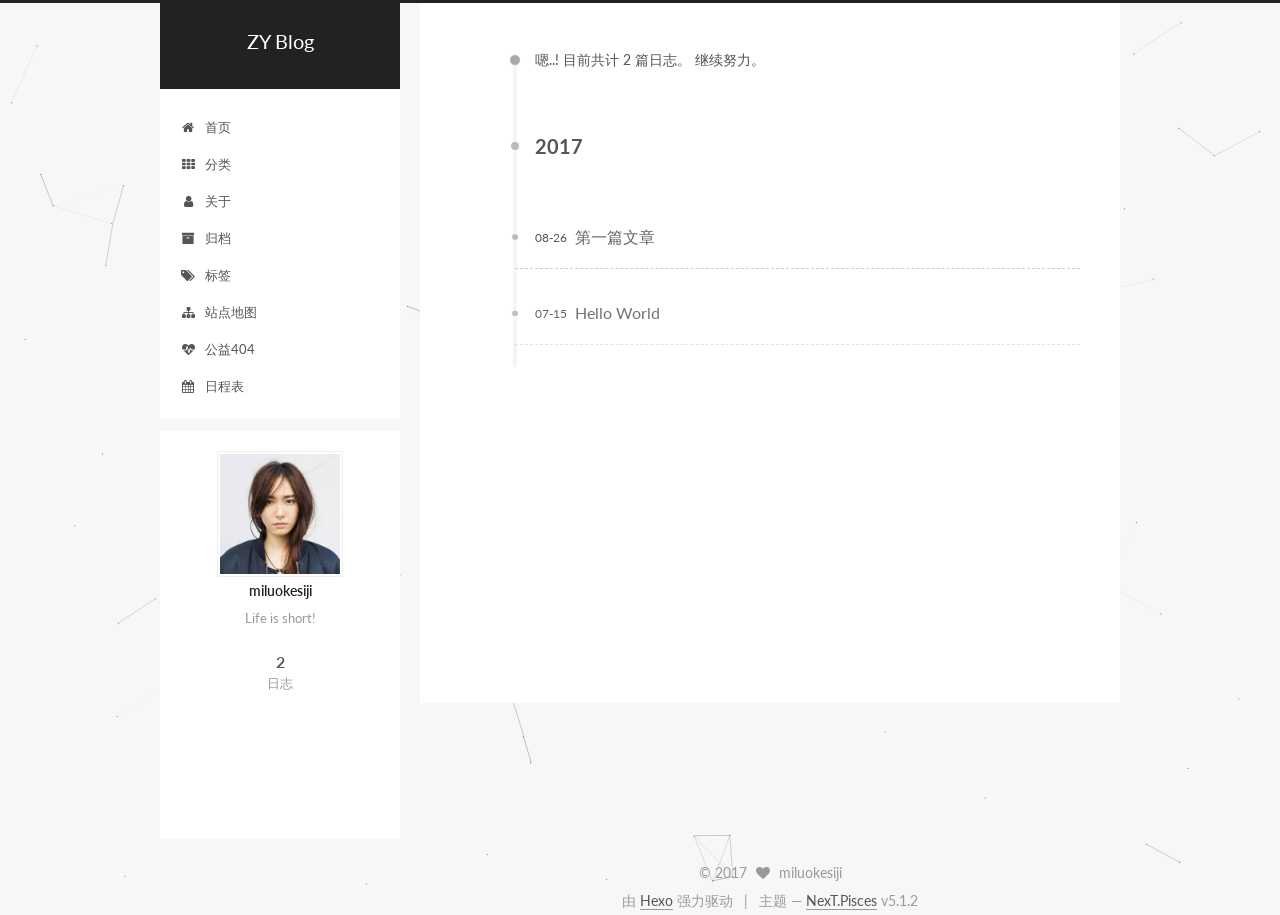
<file: archives/index.html>
<!DOCTYPE html>



  


<html class="theme-next pisces use-motion" lang="zh-Hans">
<head>
  <meta charset="UTF-8"/>
<meta http-equiv="X-UA-Compatible" content="IE=edge" />
<meta name="viewport" content="width=device-width, initial-scale=1, maximum-scale=1"/>
<meta name="theme-color" content="#222">









<meta http-equiv="Cache-Control" content="no-transform" />
<meta http-equiv="Cache-Control" content="no-siteapp" />
















  
  
  <link href="/lib/fancybox/source/jquery.fancybox.css?v=2.1.5" rel="stylesheet" type="text/css" />




  
  
  
  

  
    
    
  

  

  

  

  

  
    
    
    <link href="//fonts.googleapis.com/css?family=Lato:300,300italic,400,400italic,700,700italic&subset=latin,latin-ext" rel="stylesheet" type="text/css">
  






<link href="/lib/font-awesome/css/font-awesome.min.css?v=4.6.2" rel="stylesheet" type="text/css" />

<link href="/css/main.css?v=5.1.2" rel="stylesheet" type="text/css" />


  <meta name="keywords" content="Hexo, NexT" />








  <link rel="shortcut icon" type="image/x-icon" href="/favicon.ico?v=5.1.2" />






<meta name="description" content="Life is short!">
<meta property="og:type" content="website">
<meta property="og:title" content="ZY Blog">
<meta property="og:url" content="http://yoursite.com/archives/index.html">
<meta property="og:site_name" content="ZY Blog">
<meta property="og:description" content="Life is short!">
<meta property="og:locale" content="zh-Hans">
<meta name="twitter:card" content="summary">
<meta name="twitter:title" content="ZY Blog">
<meta name="twitter:description" content="Life is short!">



<script type="text/javascript" id="hexo.configurations">
  var NexT = window.NexT || {};
  var CONFIG = {
    root: '/',
    scheme: 'Pisces',
    version: '5.1.2',
    sidebar: {"position":"left","display":"post","offset":12,"offset_float":12,"b2t":false,"scrollpercent":false,"onmobile":false},
    fancybox: true,
    tabs: true,
    motion: true,
    duoshuo: {
      userId: '0',
      author: '博主'
    },
    algolia: {
      applicationID: '',
      apiKey: '',
      indexName: '',
      hits: {"per_page":10},
      labels: {"input_placeholder":"Search for Posts","hits_empty":"We didn't find any results for the search: ${query}","hits_stats":"${hits} results found in ${time} ms"}
    }
  };
</script>



  <link rel="canonical" href="http://yoursite.com/archives/"/>





  <title>归档 | ZY Blog</title>
  





  <script type="text/javascript">
    var _hmt = _hmt || [];
    (function() {
      var hm = document.createElement("script");
      hm.src = "https://hm.baidu.com/hm.js?4233a304f0c84aeb8e6d77c60a5f1e4e";
      var s = document.getElementsByTagName("script")[0];
      s.parentNode.insertBefore(hm, s);
    })();
  </script>




</head>

<body itemscope itemtype="http://schema.org/WebPage" lang="zh-Hans">

  
  
    
  

  <div class="container sidebar-position-left page-archive">
    <div class="headband"></div>

    <header id="header" class="header" itemscope itemtype="http://schema.org/WPHeader">
      <div class="header-inner"><div class="site-brand-wrapper">
  <div class="site-meta ">
    

    <div class="custom-logo-site-title">
      <a href="/"  class="brand" rel="start">
        <span class="logo-line-before"><i></i></span>
        <span class="site-title">ZY Blog</span>
        <span class="logo-line-after"><i></i></span>
      </a>
    </div>
      
        <p class="site-subtitle"></p>
      
  </div>

  <div class="site-nav-toggle">
    <button>
      <span class="btn-bar"></span>
      <span class="btn-bar"></span>
      <span class="btn-bar"></span>
    </button>
  </div>
</div>

<nav class="site-nav">
  

  
    <ul id="menu" class="menu">
      
        
        <li class="menu-item menu-item-home">
          <a href="/" rel="section">
            
              <i class="menu-item-icon fa fa-fw fa-home"></i> <br />
            
            首页
          </a>
        </li>
      
        
        <li class="menu-item menu-item-categories">
          <a href="/categories/" rel="section">
            
              <i class="menu-item-icon fa fa-fw fa-th"></i> <br />
            
            分类
          </a>
        </li>
      
        
        <li class="menu-item menu-item-about">
          <a href="/about/" rel="section">
            
              <i class="menu-item-icon fa fa-fw fa-user"></i> <br />
            
            关于
          </a>
        </li>
      
        
        <li class="menu-item menu-item-archives">
          <a href="/archives/" rel="section">
            
              <i class="menu-item-icon fa fa-fw fa-archive"></i> <br />
            
            归档
          </a>
        </li>
      
        
        <li class="menu-item menu-item-tags">
          <a href="/tags/" rel="section">
            
              <i class="menu-item-icon fa fa-fw fa-tags"></i> <br />
            
            标签
          </a>
        </li>
      
        
        <li class="menu-item menu-item-sitemap">
          <a href="/sitemap.xml" rel="section">
            
              <i class="menu-item-icon fa fa-fw fa-sitemap"></i> <br />
            
            站点地图
          </a>
        </li>
      
        
        <li class="menu-item menu-item-commonweal">
          <a href="/404/" rel="section">
            
              <i class="menu-item-icon fa fa-fw fa-heartbeat"></i> <br />
            
            公益404
          </a>
        </li>
      
        
        <li class="menu-item menu-item-schedule">
          <a href="/schedule/" rel="section">
            
              <i class="menu-item-icon fa fa-fw fa-calendar"></i> <br />
            
            日程表
          </a>
        </li>
      

      
    </ul>
  

  
</nav>



 </div>
    </header>

    <main id="main" class="main">
      <div class="main-inner">
        <div class="content-wrap">
          <div id="content" class="content">
            

  
  
  
  <div class="post-block archive">
    <div id="posts" class="posts-collapse">
      <span class="archive-move-on"></span>

      <span class="archive-page-counter">
        
        
        
          
        
        嗯..! 目前共计 2 篇日志。 继续努力。
      </span>

      

        
        
        

        
          
          <div class="collection-title">
            <h2 class="archive-year motion-element" id="archive-year-2017">2017</h2>
          </div>
        
        

        

  <article class="post post-type-normal" itemscope itemtype="http://schema.org/Article">
    <header class="post-header">

      <h2 class="post-title">
        
            <a class="post-title-link" href="/2017/08/26/第一篇文章/" itemprop="url">
              
                <span itemprop="name">第一篇文章</span>
              
            </a>
        
      </h2>

      <div class="post-meta">
        <time class="post-time" itemprop="dateCreated"
              datetime="2017-08-26T15:07:09+08:00"
              content="2017-08-26" >
          08-26
        </time>
      </div>

    </header>
  </article>



      

        
        
        

        
        

        

  <article class="post post-type-normal" itemscope itemtype="http://schema.org/Article">
    <header class="post-header">

      <h2 class="post-title">
        
            <a class="post-title-link" href="/2017/07/15/hello-world/" itemprop="url">
              
                <span itemprop="name">Hello World</span>
              
            </a>
        
      </h2>

      <div class="post-meta">
        <time class="post-time" itemprop="dateCreated"
              datetime="2017-07-15T00:54:21+08:00"
              content="2017-07-15" >
          07-15
        </time>
      </div>

    </header>
  </article>



      

    </div>
  </div>
  
  
  

  



          </div>
          


          

        </div>
        
          
  
  <div class="sidebar-toggle">
    <div class="sidebar-toggle-line-wrap">
      <span class="sidebar-toggle-line sidebar-toggle-line-first"></span>
      <span class="sidebar-toggle-line sidebar-toggle-line-middle"></span>
      <span class="sidebar-toggle-line sidebar-toggle-line-last"></span>
    </div>
  </div>

  <aside id="sidebar" class="sidebar">
    
    <div class="sidebar-inner">

      

      

      <section class="site-overview sidebar-panel sidebar-panel-active">
        <div class="site-author motion-element" itemprop="author" itemscope itemtype="http://schema.org/Person">
          <img class="site-author-image" itemprop="image"
               src="/uploads/avatar.jpg"
               alt="miluokesiji" />
          <p class="site-author-name" itemprop="name">miluokesiji</p>
           
              <p class="site-description motion-element" itemprop="description">Life is short!</p>
          
        </div>
        <nav class="site-state motion-element">

          
            <div class="site-state-item site-state-posts">
            
              <a href="/archives/">
            
                <span class="site-state-item-count">2</span>
                <span class="site-state-item-name">日志</span>
              </a>
            </div>
          
		  <div id="music163player">
   <iframe frameborder="no" border="0" marginwidth="0" marginheight="0" width=330 height=86 src="//music.163.com/outchain/player?type=2&id=432821964&auto=1&height=66"></iframe>
    </iframe>
</div>

          

          

        </nav>

        

        <div class="links-of-author motion-element">
          
        </div>

        
        

        
        

        


      </section>

      

      

    </div>
  </aside>


        
      </div>
    </main>

    <footer id="footer" class="footer">
      <div class="footer-inner">
        <div class="copyright" >
  
  &copy; 
  <span itemprop="copyrightYear">2017</span>
  <span class="with-love">
    <i class="fa fa-heart"></i>
  </span>
  <span class="author" itemprop="copyrightHolder">miluokesiji</span>

  
</div>


  <div class="powered-by">由 <a class="theme-link" href="https://hexo.io">Hexo</a> 强力驱动</div>

  <span class="post-meta-divider">|</span>

  <div class="theme-info">主题 &mdash; <a class="theme-link" href="https://github.com/iissnan/hexo-theme-next">NexT.Pisces</a> v5.1.2</div>


        







        
      </div>
    </footer>

    
      <div class="back-to-top">
        <i class="fa fa-arrow-up"></i>
        
      </div>
    

  </div>

  

<script type="text/javascript">
  if (Object.prototype.toString.call(window.Promise) !== '[object Function]') {
    window.Promise = null;
  }
</script>









  


  











  
  <script type="text/javascript" src="/lib/jquery/index.js?v=2.1.3"></script>

  
  <script type="text/javascript" src="/lib/fastclick/lib/fastclick.min.js?v=1.0.6"></script>

  
  <script type="text/javascript" src="/lib/jquery_lazyload/jquery.lazyload.js?v=1.9.7"></script>

  
  <script type="text/javascript" src="/lib/velocity/velocity.min.js?v=1.2.1"></script>

  
  <script type="text/javascript" src="/lib/velocity/velocity.ui.min.js?v=1.2.1"></script>

  
  <script type="text/javascript" src="/lib/fancybox/source/jquery.fancybox.pack.js?v=2.1.5"></script>

  
  <script type="text/javascript" src="/lib/canvas-nest/canvas-nest.min.js"></script>


  


  <script type="text/javascript" src="/js/src/utils.js?v=5.1.2"></script>

  <script type="text/javascript" src="/js/src/motion.js?v=5.1.2"></script>



  
  


  <script type="text/javascript" src="/js/src/affix.js?v=5.1.2"></script>

  <script type="text/javascript" src="/js/src/schemes/pisces.js?v=5.1.2"></script>



  
  <script type="text/javascript" src="/js/src/scrollspy.js?v=5.1.2"></script>
<script type="text/javascript" src="/js/src/post-details.js?v=5.1.2"></script>

  
    <script type="text/javascript" id="motion.page.archive">
      $('.archive-year').velocity('transition.slideLeftIn');
    </script>
  


  


  <script type="text/javascript" src="/js/src/bootstrap.js?v=5.1.2"></script>



  


  




	





  





  








  





  

  
  <script src="https://cdn1.lncld.net/static/js/av-core-mini-0.6.4.js"></script>
  <script>AV.initialize("dxYYzviTJCCYYBqfXhs4WoBB-gzGzoHsz", "NhOe9dOIjS2VIOFyRg3aj6MO");</script>
  <script>
    function showTime(Counter) {
      var query = new AV.Query(Counter);
      var entries = [];
      var $visitors = $(".leancloud_visitors");

      $visitors.each(function () {
        entries.push( $(this).attr("id").trim() );
      });

      query.containedIn('url', entries);
      query.find()
        .done(function (results) {
          var COUNT_CONTAINER_REF = '.leancloud-visitors-count';

          if (results.length === 0) {
            $visitors.find(COUNT_CONTAINER_REF).text(0);
            return;
          }

          for (var i = 0; i < results.length; i++) {
            var item = results[i];
            var url = item.get('url');
            var time = item.get('time');
            var element = document.getElementById(url);

            $(element).find(COUNT_CONTAINER_REF).text(time);
          }
          for(var i = 0; i < entries.length; i++) {
            var url = entries[i];
            var element = document.getElementById(url);
            var countSpan = $(element).find(COUNT_CONTAINER_REF);
            if( countSpan.text() == '') {
              countSpan.text(0);
            }
          }
        })
        .fail(function (object, error) {
          console.log("Error: " + error.code + " " + error.message);
        });
    }

    function addCount(Counter) {
      var $visitors = $(".leancloud_visitors");
      var url = $visitors.attr('id').trim();
      var title = $visitors.attr('data-flag-title').trim();
      var query = new AV.Query(Counter);

      query.equalTo("url", url);
      query.find({
        success: function(results) {
          if (results.length > 0) {
            var counter = results[0];
            counter.fetchWhenSave(true);
            counter.increment("time");
            counter.save(null, {
              success: function(counter) {
                var $element = $(document.getElementById(url));
                $element.find('.leancloud-visitors-count').text(counter.get('time'));
              },
              error: function(counter, error) {
                console.log('Failed to save Visitor num, with error message: ' + error.message);
              }
            });
          } else {
            var newcounter = new Counter();
            /* Set ACL */
            var acl = new AV.ACL();
            acl.setPublicReadAccess(true);
            acl.setPublicWriteAccess(true);
            newcounter.setACL(acl);
            /* End Set ACL */
            newcounter.set("title", title);
            newcounter.set("url", url);
            newcounter.set("time", 1);
            newcounter.save(null, {
              success: function(newcounter) {
                var $element = $(document.getElementById(url));
                $element.find('.leancloud-visitors-count').text(newcounter.get('time'));
              },
              error: function(newcounter, error) {
                console.log('Failed to create');
              }
            });
          }
        },
        error: function(error) {
          console.log('Error:' + error.code + " " + error.message);
        }
      });
    }

    $(function() {
      var Counter = AV.Object.extend("Counter");
      if ($('.leancloud_visitors').length == 1) {
        addCount(Counter);
      } else if ($('.post-title-link').length > 1) {
        showTime(Counter);
      }
    });
  </script>



  

  

  

  

  

</body>
</html>
</file>
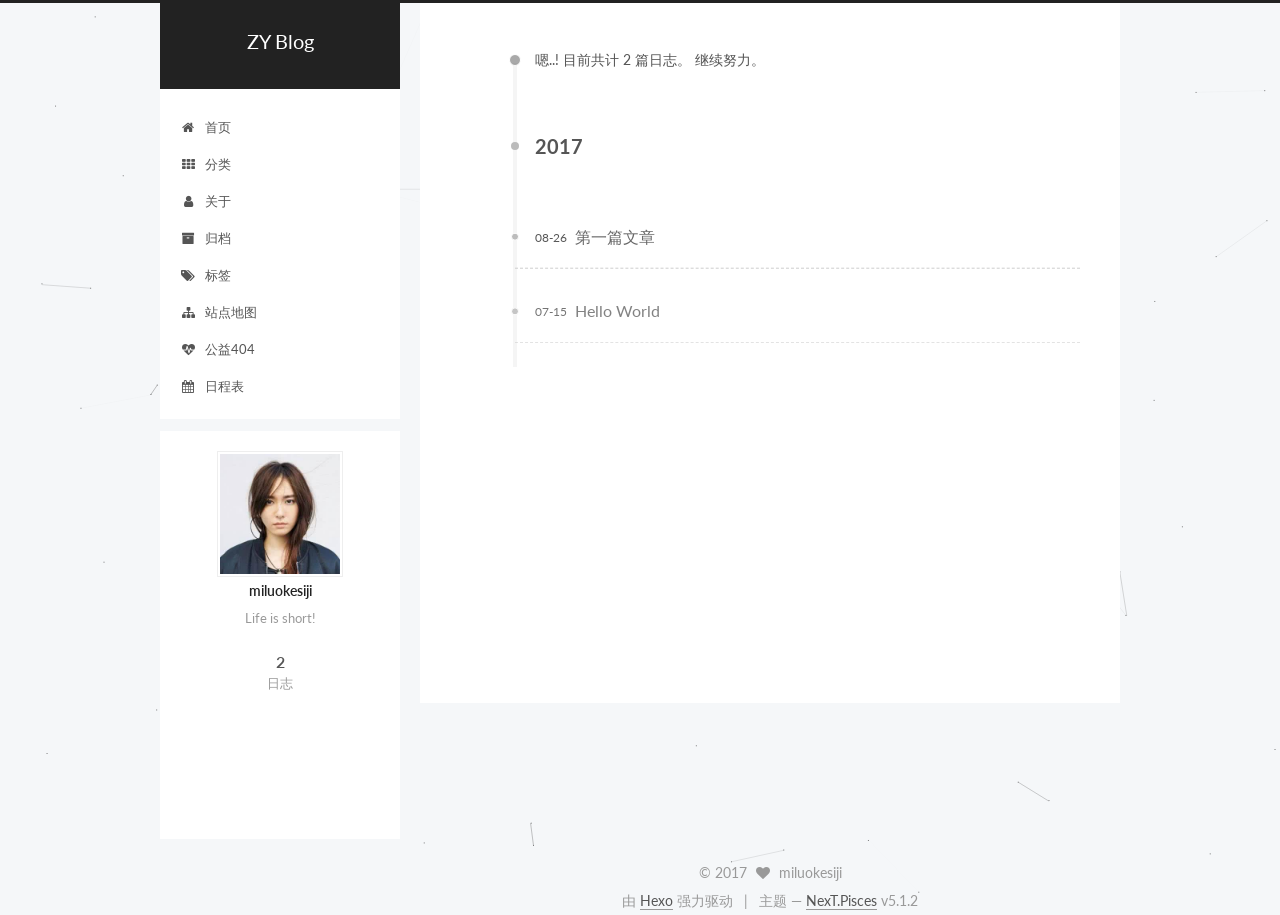
<file: archives/2017/index.html>
<!DOCTYPE html>



  


<html class="theme-next pisces use-motion" lang="zh-Hans">
<head>
  <meta charset="UTF-8"/>
<meta http-equiv="X-UA-Compatible" content="IE=edge" />
<meta name="viewport" content="width=device-width, initial-scale=1, maximum-scale=1"/>
<meta name="theme-color" content="#222">









<meta http-equiv="Cache-Control" content="no-transform" />
<meta http-equiv="Cache-Control" content="no-siteapp" />
















  
  
  <link href="/lib/fancybox/source/jquery.fancybox.css?v=2.1.5" rel="stylesheet" type="text/css" />




  
  
  
  

  
    
    
  

  

  

  

  

  
    
    
    <link href="//fonts.googleapis.com/css?family=Lato:300,300italic,400,400italic,700,700italic&subset=latin,latin-ext" rel="stylesheet" type="text/css">
  






<link href="/lib/font-awesome/css/font-awesome.min.css?v=4.6.2" rel="stylesheet" type="text/css" />

<link href="/css/main.css?v=5.1.2" rel="stylesheet" type="text/css" />


  <meta name="keywords" content="Hexo, NexT" />








  <link rel="shortcut icon" type="image/x-icon" href="/favicon.ico?v=5.1.2" />






<meta name="description" content="Life is short!">
<meta property="og:type" content="website">
<meta property="og:title" content="ZY Blog">
<meta property="og:url" content="http://yoursite.com/archives/2017/index.html">
<meta property="og:site_name" content="ZY Blog">
<meta property="og:description" content="Life is short!">
<meta property="og:locale" content="zh-Hans">
<meta name="twitter:card" content="summary">
<meta name="twitter:title" content="ZY Blog">
<meta name="twitter:description" content="Life is short!">



<script type="text/javascript" id="hexo.configurations">
  var NexT = window.NexT || {};
  var CONFIG = {
    root: '/',
    scheme: 'Pisces',
    version: '5.1.2',
    sidebar: {"position":"left","display":"post","offset":12,"offset_float":12,"b2t":false,"scrollpercent":false,"onmobile":false},
    fancybox: true,
    tabs: true,
    motion: true,
    duoshuo: {
      userId: '0',
      author: '博主'
    },
    algolia: {
      applicationID: '',
      apiKey: '',
      indexName: '',
      hits: {"per_page":10},
      labels: {"input_placeholder":"Search for Posts","hits_empty":"We didn't find any results for the search: ${query}","hits_stats":"${hits} results found in ${time} ms"}
    }
  };
</script>



  <link rel="canonical" href="http://yoursite.com/archives/2017/"/>





  <title>归档 | ZY Blog</title>
  





  <script type="text/javascript">
    var _hmt = _hmt || [];
    (function() {
      var hm = document.createElement("script");
      hm.src = "https://hm.baidu.com/hm.js?4233a304f0c84aeb8e6d77c60a5f1e4e";
      var s = document.getElementsByTagName("script")[0];
      s.parentNode.insertBefore(hm, s);
    })();
  </script>




</head>

<body itemscope itemtype="http://schema.org/WebPage" lang="zh-Hans">

  
  
    
  

  <div class="container sidebar-position-left page-archive">
    <div class="headband"></div>

    <header id="header" class="header" itemscope itemtype="http://schema.org/WPHeader">
      <div class="header-inner"><div class="site-brand-wrapper">
  <div class="site-meta ">
    

    <div class="custom-logo-site-title">
      <a href="/"  class="brand" rel="start">
        <span class="logo-line-before"><i></i></span>
        <span class="site-title">ZY Blog</span>
        <span class="logo-line-after"><i></i></span>
      </a>
    </div>
      
        <p class="site-subtitle"></p>
      
  </div>

  <div class="site-nav-toggle">
    <button>
      <span class="btn-bar"></span>
      <span class="btn-bar"></span>
      <span class="btn-bar"></span>
    </button>
  </div>
</div>

<nav class="site-nav">
  

  
    <ul id="menu" class="menu">
      
        
        <li class="menu-item menu-item-home">
          <a href="/" rel="section">
            
              <i class="menu-item-icon fa fa-fw fa-home"></i> <br />
            
            首页
          </a>
        </li>
      
        
        <li class="menu-item menu-item-categories">
          <a href="/categories/" rel="section">
            
              <i class="menu-item-icon fa fa-fw fa-th"></i> <br />
            
            分类
          </a>
        </li>
      
        
        <li class="menu-item menu-item-about">
          <a href="/about/" rel="section">
            
              <i class="menu-item-icon fa fa-fw fa-user"></i> <br />
            
            关于
          </a>
        </li>
      
        
        <li class="menu-item menu-item-archives">
          <a href="/archives/" rel="section">
            
              <i class="menu-item-icon fa fa-fw fa-archive"></i> <br />
            
            归档
          </a>
        </li>
      
        
        <li class="menu-item menu-item-tags">
          <a href="/tags/" rel="section">
            
              <i class="menu-item-icon fa fa-fw fa-tags"></i> <br />
            
            标签
          </a>
        </li>
      
        
        <li class="menu-item menu-item-sitemap">
          <a href="/sitemap.xml" rel="section">
            
              <i class="menu-item-icon fa fa-fw fa-sitemap"></i> <br />
            
            站点地图
          </a>
        </li>
      
        
        <li class="menu-item menu-item-commonweal">
          <a href="/404/" rel="section">
            
              <i class="menu-item-icon fa fa-fw fa-heartbeat"></i> <br />
            
            公益404
          </a>
        </li>
      
        
        <li class="menu-item menu-item-schedule">
          <a href="/schedule/" rel="section">
            
              <i class="menu-item-icon fa fa-fw fa-calendar"></i> <br />
            
            日程表
          </a>
        </li>
      

      
    </ul>
  

  
</nav>



 </div>
    </header>

    <main id="main" class="main">
      <div class="main-inner">
        <div class="content-wrap">
          <div id="content" class="content">
            

  
  
  
  <div class="post-block archive">
    <div id="posts" class="posts-collapse">
      <span class="archive-move-on"></span>

      <span class="archive-page-counter">
        
        
        
          
        
        嗯..! 目前共计 2 篇日志。 继续努力。
      </span>

      

        
        
        

        
          
          <div class="collection-title">
            <h2 class="archive-year motion-element" id="archive-year-2017">2017</h2>
          </div>
        
        

        

  <article class="post post-type-normal" itemscope itemtype="http://schema.org/Article">
    <header class="post-header">

      <h2 class="post-title">
        
            <a class="post-title-link" href="/2017/08/26/第一篇文章/" itemprop="url">
              
                <span itemprop="name">第一篇文章</span>
              
            </a>
        
      </h2>

      <div class="post-meta">
        <time class="post-time" itemprop="dateCreated"
              datetime="2017-08-26T15:07:09+08:00"
              content="2017-08-26" >
          08-26
        </time>
      </div>

    </header>
  </article>



      

        
        
        

        
        

        

  <article class="post post-type-normal" itemscope itemtype="http://schema.org/Article">
    <header class="post-header">

      <h2 class="post-title">
        
            <a class="post-title-link" href="/2017/07/15/hello-world/" itemprop="url">
              
                <span itemprop="name">Hello World</span>
              
            </a>
        
      </h2>

      <div class="post-meta">
        <time class="post-time" itemprop="dateCreated"
              datetime="2017-07-15T00:54:21+08:00"
              content="2017-07-15" >
          07-15
        </time>
      </div>

    </header>
  </article>



      

    </div>
  </div>
  
  
  

  



          </div>
          


          

        </div>
        
          
  
  <div class="sidebar-toggle">
    <div class="sidebar-toggle-line-wrap">
      <span class="sidebar-toggle-line sidebar-toggle-line-first"></span>
      <span class="sidebar-toggle-line sidebar-toggle-line-middle"></span>
      <span class="sidebar-toggle-line sidebar-toggle-line-last"></span>
    </div>
  </div>

  <aside id="sidebar" class="sidebar">
    
    <div class="sidebar-inner">

      

      

      <section class="site-overview sidebar-panel sidebar-panel-active">
        <div class="site-author motion-element" itemprop="author" itemscope itemtype="http://schema.org/Person">
          <img class="site-author-image" itemprop="image"
               src="/uploads/avatar.jpg"
               alt="miluokesiji" />
          <p class="site-author-name" itemprop="name">miluokesiji</p>
           
              <p class="site-description motion-element" itemprop="description">Life is short!</p>
          
        </div>
        <nav class="site-state motion-element">

          
            <div class="site-state-item site-state-posts">
            
              <a href="/archives/">
            
                <span class="site-state-item-count">2</span>
                <span class="site-state-item-name">日志</span>
              </a>
            </div>
          
		  <div id="music163player">
   <iframe frameborder="no" border="0" marginwidth="0" marginheight="0" width=330 height=86 src="//music.163.com/outchain/player?type=2&id=432821964&auto=1&height=66"></iframe>
    </iframe>
</div>

          

          

        </nav>

        

        <div class="links-of-author motion-element">
          
        </div>

        
        

        
        

        


      </section>

      

      

    </div>
  </aside>


        
      </div>
    </main>

    <footer id="footer" class="footer">
      <div class="footer-inner">
        <div class="copyright" >
  
  &copy; 
  <span itemprop="copyrightYear">2017</span>
  <span class="with-love">
    <i class="fa fa-heart"></i>
  </span>
  <span class="author" itemprop="copyrightHolder">miluokesiji</span>

  
</div>


  <div class="powered-by">由 <a class="theme-link" href="https://hexo.io">Hexo</a> 强力驱动</div>

  <span class="post-meta-divider">|</span>

  <div class="theme-info">主题 &mdash; <a class="theme-link" href="https://github.com/iissnan/hexo-theme-next">NexT.Pisces</a> v5.1.2</div>


        







        
      </div>
    </footer>

    
      <div class="back-to-top">
        <i class="fa fa-arrow-up"></i>
        
      </div>
    

  </div>

  

<script type="text/javascript">
  if (Object.prototype.toString.call(window.Promise) !== '[object Function]') {
    window.Promise = null;
  }
</script>









  


  











  
  <script type="text/javascript" src="/lib/jquery/index.js?v=2.1.3"></script>

  
  <script type="text/javascript" src="/lib/fastclick/lib/fastclick.min.js?v=1.0.6"></script>

  
  <script type="text/javascript" src="/lib/jquery_lazyload/jquery.lazyload.js?v=1.9.7"></script>

  
  <script type="text/javascript" src="/lib/velocity/velocity.min.js?v=1.2.1"></script>

  
  <script type="text/javascript" src="/lib/velocity/velocity.ui.min.js?v=1.2.1"></script>

  
  <script type="text/javascript" src="/lib/fancybox/source/jquery.fancybox.pack.js?v=2.1.5"></script>

  
  <script type="text/javascript" src="/lib/canvas-nest/canvas-nest.min.js"></script>


  


  <script type="text/javascript" src="/js/src/utils.js?v=5.1.2"></script>

  <script type="text/javascript" src="/js/src/motion.js?v=5.1.2"></script>



  
  


  <script type="text/javascript" src="/js/src/affix.js?v=5.1.2"></script>

  <script type="text/javascript" src="/js/src/schemes/pisces.js?v=5.1.2"></script>



  
  <script type="text/javascript" src="/js/src/scrollspy.js?v=5.1.2"></script>
<script type="text/javascript" src="/js/src/post-details.js?v=5.1.2"></script>

  
    <script type="text/javascript" id="motion.page.archive">
      $('.archive-year').velocity('transition.slideLeftIn');
    </script>
  


  


  <script type="text/javascript" src="/js/src/bootstrap.js?v=5.1.2"></script>



  


  




	





  





  








  





  

  
  <script src="https://cdn1.lncld.net/static/js/av-core-mini-0.6.4.js"></script>
  <script>AV.initialize("dxYYzviTJCCYYBqfXhs4WoBB-gzGzoHsz", "NhOe9dOIjS2VIOFyRg3aj6MO");</script>
  <script>
    function showTime(Counter) {
      var query = new AV.Query(Counter);
      var entries = [];
      var $visitors = $(".leancloud_visitors");

      $visitors.each(function () {
        entries.push( $(this).attr("id").trim() );
      });

      query.containedIn('url', entries);
      query.find()
        .done(function (results) {
          var COUNT_CONTAINER_REF = '.leancloud-visitors-count';

          if (results.length === 0) {
            $visitors.find(COUNT_CONTAINER_REF).text(0);
            return;
          }

          for (var i = 0; i < results.length; i++) {
            var item = results[i];
            var url = item.get('url');
            var time = item.get('time');
            var element = document.getElementById(url);

            $(element).find(COUNT_CONTAINER_REF).text(time);
          }
          for(var i = 0; i < entries.length; i++) {
            var url = entries[i];
            var element = document.getElementById(url);
            var countSpan = $(element).find(COUNT_CONTAINER_REF);
            if( countSpan.text() == '') {
              countSpan.text(0);
            }
          }
        })
        .fail(function (object, error) {
          console.log("Error: " + error.code + " " + error.message);
        });
    }

    function addCount(Counter) {
      var $visitors = $(".leancloud_visitors");
      var url = $visitors.attr('id').trim();
      var title = $visitors.attr('data-flag-title').trim();
      var query = new AV.Query(Counter);

      query.equalTo("url", url);
      query.find({
        success: function(results) {
          if (results.length > 0) {
            var counter = results[0];
            counter.fetchWhenSave(true);
            counter.increment("time");
            counter.save(null, {
              success: function(counter) {
                var $element = $(document.getElementById(url));
                $element.find('.leancloud-visitors-count').text(counter.get('time'));
              },
              error: function(counter, error) {
                console.log('Failed to save Visitor num, with error message: ' + error.message);
              }
            });
          } else {
            var newcounter = new Counter();
            /* Set ACL */
            var acl = new AV.ACL();
            acl.setPublicReadAccess(true);
            acl.setPublicWriteAccess(true);
            newcounter.setACL(acl);
            /* End Set ACL */
            newcounter.set("title", title);
            newcounter.set("url", url);
            newcounter.set("time", 1);
            newcounter.save(null, {
              success: function(newcounter) {
                var $element = $(document.getElementById(url));
                $element.find('.leancloud-visitors-count').text(newcounter.get('time'));
              },
              error: function(newcounter, error) {
                console.log('Failed to create');
              }
            });
          }
        },
        error: function(error) {
          console.log('Error:' + error.code + " " + error.message);
        }
      });
    }

    $(function() {
      var Counter = AV.Object.extend("Counter");
      if ($('.leancloud_visitors').length == 1) {
        addCount(Counter);
      } else if ($('.post-title-link').length > 1) {
        showTime(Counter);
      }
    });
  </script>



  

  

  

  

  

</body>
</html>
</file>
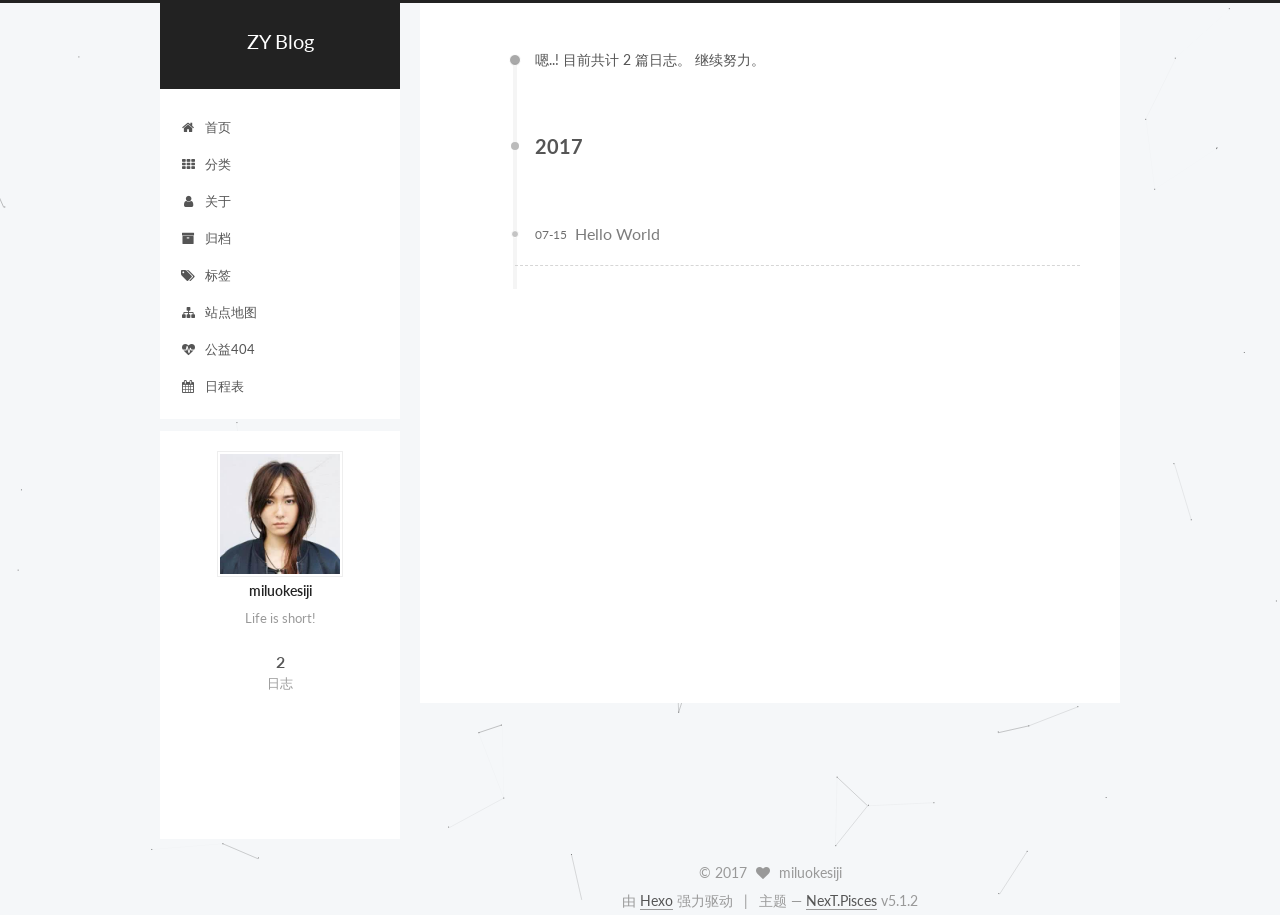
<file: archives/2017/07/index.html>
<!DOCTYPE html>



  


<html class="theme-next pisces use-motion" lang="zh-Hans">
<head>
  <meta charset="UTF-8"/>
<meta http-equiv="X-UA-Compatible" content="IE=edge" />
<meta name="viewport" content="width=device-width, initial-scale=1, maximum-scale=1"/>
<meta name="theme-color" content="#222">









<meta http-equiv="Cache-Control" content="no-transform" />
<meta http-equiv="Cache-Control" content="no-siteapp" />
















  
  
  <link href="/lib/fancybox/source/jquery.fancybox.css?v=2.1.5" rel="stylesheet" type="text/css" />




  
  
  
  

  
    
    
  

  

  

  

  

  
    
    
    <link href="//fonts.googleapis.com/css?family=Lato:300,300italic,400,400italic,700,700italic&subset=latin,latin-ext" rel="stylesheet" type="text/css">
  






<link href="/lib/font-awesome/css/font-awesome.min.css?v=4.6.2" rel="stylesheet" type="text/css" />

<link href="/css/main.css?v=5.1.2" rel="stylesheet" type="text/css" />


  <meta name="keywords" content="Hexo, NexT" />








  <link rel="shortcut icon" type="image/x-icon" href="/favicon.ico?v=5.1.2" />






<meta name="description" content="Life is short!">
<meta property="og:type" content="website">
<meta property="og:title" content="ZY Blog">
<meta property="og:url" content="http://yoursite.com/archives/2017/07/index.html">
<meta property="og:site_name" content="ZY Blog">
<meta property="og:description" content="Life is short!">
<meta property="og:locale" content="zh-Hans">
<meta name="twitter:card" content="summary">
<meta name="twitter:title" content="ZY Blog">
<meta name="twitter:description" content="Life is short!">



<script type="text/javascript" id="hexo.configurations">
  var NexT = window.NexT || {};
  var CONFIG = {
    root: '/',
    scheme: 'Pisces',
    version: '5.1.2',
    sidebar: {"position":"left","display":"post","offset":12,"offset_float":12,"b2t":false,"scrollpercent":false,"onmobile":false},
    fancybox: true,
    tabs: true,
    motion: true,
    duoshuo: {
      userId: '0',
      author: '博主'
    },
    algolia: {
      applicationID: '',
      apiKey: '',
      indexName: '',
      hits: {"per_page":10},
      labels: {"input_placeholder":"Search for Posts","hits_empty":"We didn't find any results for the search: ${query}","hits_stats":"${hits} results found in ${time} ms"}
    }
  };
</script>



  <link rel="canonical" href="http://yoursite.com/archives/2017/07/"/>





  <title>归档 | ZY Blog</title>
  





  <script type="text/javascript">
    var _hmt = _hmt || [];
    (function() {
      var hm = document.createElement("script");
      hm.src = "https://hm.baidu.com/hm.js?4233a304f0c84aeb8e6d77c60a5f1e4e";
      var s = document.getElementsByTagName("script")[0];
      s.parentNode.insertBefore(hm, s);
    })();
  </script>




</head>

<body itemscope itemtype="http://schema.org/WebPage" lang="zh-Hans">

  
  
    
  

  <div class="container sidebar-position-left page-archive">
    <div class="headband"></div>

    <header id="header" class="header" itemscope itemtype="http://schema.org/WPHeader">
      <div class="header-inner"><div class="site-brand-wrapper">
  <div class="site-meta ">
    

    <div class="custom-logo-site-title">
      <a href="/"  class="brand" rel="start">
        <span class="logo-line-before"><i></i></span>
        <span class="site-title">ZY Blog</span>
        <span class="logo-line-after"><i></i></span>
      </a>
    </div>
      
        <p class="site-subtitle"></p>
      
  </div>

  <div class="site-nav-toggle">
    <button>
      <span class="btn-bar"></span>
      <span class="btn-bar"></span>
      <span class="btn-bar"></span>
    </button>
  </div>
</div>

<nav class="site-nav">
  

  
    <ul id="menu" class="menu">
      
        
        <li class="menu-item menu-item-home">
          <a href="/" rel="section">
            
              <i class="menu-item-icon fa fa-fw fa-home"></i> <br />
            
            首页
          </a>
        </li>
      
        
        <li class="menu-item menu-item-categories">
          <a href="/categories/" rel="section">
            
              <i class="menu-item-icon fa fa-fw fa-th"></i> <br />
            
            分类
          </a>
        </li>
      
        
        <li class="menu-item menu-item-about">
          <a href="/about/" rel="section">
            
              <i class="menu-item-icon fa fa-fw fa-user"></i> <br />
            
            关于
          </a>
        </li>
      
        
        <li class="menu-item menu-item-archives">
          <a href="/archives/" rel="section">
            
              <i class="menu-item-icon fa fa-fw fa-archive"></i> <br />
            
            归档
          </a>
        </li>
      
        
        <li class="menu-item menu-item-tags">
          <a href="/tags/" rel="section">
            
              <i class="menu-item-icon fa fa-fw fa-tags"></i> <br />
            
            标签
          </a>
        </li>
      
        
        <li class="menu-item menu-item-sitemap">
          <a href="/sitemap.xml" rel="section">
            
              <i class="menu-item-icon fa fa-fw fa-sitemap"></i> <br />
            
            站点地图
          </a>
        </li>
      
        
        <li class="menu-item menu-item-commonweal">
          <a href="/404/" rel="section">
            
              <i class="menu-item-icon fa fa-fw fa-heartbeat"></i> <br />
            
            公益404
          </a>
        </li>
      
        
        <li class="menu-item menu-item-schedule">
          <a href="/schedule/" rel="section">
            
              <i class="menu-item-icon fa fa-fw fa-calendar"></i> <br />
            
            日程表
          </a>
        </li>
      

      
    </ul>
  

  
</nav>



 </div>
    </header>

    <main id="main" class="main">
      <div class="main-inner">
        <div class="content-wrap">
          <div id="content" class="content">
            

  
  
  
  <div class="post-block archive">
    <div id="posts" class="posts-collapse">
      <span class="archive-move-on"></span>

      <span class="archive-page-counter">
        
        
        
          
        
        嗯..! 目前共计 2 篇日志。 继续努力。
      </span>

      

        
        
        

        
          
          <div class="collection-title">
            <h2 class="archive-year motion-element" id="archive-year-2017">2017</h2>
          </div>
        
        

        

  <article class="post post-type-normal" itemscope itemtype="http://schema.org/Article">
    <header class="post-header">

      <h2 class="post-title">
        
            <a class="post-title-link" href="/2017/07/15/hello-world/" itemprop="url">
              
                <span itemprop="name">Hello World</span>
              
            </a>
        
      </h2>

      <div class="post-meta">
        <time class="post-time" itemprop="dateCreated"
              datetime="2017-07-15T00:54:21+08:00"
              content="2017-07-15" >
          07-15
        </time>
      </div>

    </header>
  </article>



      

    </div>
  </div>
  
  
  

  



          </div>
          


          

        </div>
        
          
  
  <div class="sidebar-toggle">
    <div class="sidebar-toggle-line-wrap">
      <span class="sidebar-toggle-line sidebar-toggle-line-first"></span>
      <span class="sidebar-toggle-line sidebar-toggle-line-middle"></span>
      <span class="sidebar-toggle-line sidebar-toggle-line-last"></span>
    </div>
  </div>

  <aside id="sidebar" class="sidebar">
    
    <div class="sidebar-inner">

      

      

      <section class="site-overview sidebar-panel sidebar-panel-active">
        <div class="site-author motion-element" itemprop="author" itemscope itemtype="http://schema.org/Person">
          <img class="site-author-image" itemprop="image"
               src="/uploads/avatar.jpg"
               alt="miluokesiji" />
          <p class="site-author-name" itemprop="name">miluokesiji</p>
           
              <p class="site-description motion-element" itemprop="description">Life is short!</p>
          
        </div>
        <nav class="site-state motion-element">

          
            <div class="site-state-item site-state-posts">
            
              <a href="/archives/">
            
                <span class="site-state-item-count">2</span>
                <span class="site-state-item-name">日志</span>
              </a>
            </div>
          
		  <div id="music163player">
   <iframe frameborder="no" border="0" marginwidth="0" marginheight="0" width=330 height=86 src="//music.163.com/outchain/player?type=2&id=432821964&auto=1&height=66"></iframe>
    </iframe>
</div>

          

          

        </nav>

        

        <div class="links-of-author motion-element">
          
        </div>

        
        

        
        

        


      </section>

      

      

    </div>
  </aside>


        
      </div>
    </main>

    <footer id="footer" class="footer">
      <div class="footer-inner">
        <div class="copyright" >
  
  &copy; 
  <span itemprop="copyrightYear">2017</span>
  <span class="with-love">
    <i class="fa fa-heart"></i>
  </span>
  <span class="author" itemprop="copyrightHolder">miluokesiji</span>

  
</div>


  <div class="powered-by">由 <a class="theme-link" href="https://hexo.io">Hexo</a> 强力驱动</div>

  <span class="post-meta-divider">|</span>

  <div class="theme-info">主题 &mdash; <a class="theme-link" href="https://github.com/iissnan/hexo-theme-next">NexT.Pisces</a> v5.1.2</div>


        







        
      </div>
    </footer>

    
      <div class="back-to-top">
        <i class="fa fa-arrow-up"></i>
        
      </div>
    

  </div>

  

<script type="text/javascript">
  if (Object.prototype.toString.call(window.Promise) !== '[object Function]') {
    window.Promise = null;
  }
</script>









  


  











  
  <script type="text/javascript" src="/lib/jquery/index.js?v=2.1.3"></script>

  
  <script type="text/javascript" src="/lib/fastclick/lib/fastclick.min.js?v=1.0.6"></script>

  
  <script type="text/javascript" src="/lib/jquery_lazyload/jquery.lazyload.js?v=1.9.7"></script>

  
  <script type="text/javascript" src="/lib/velocity/velocity.min.js?v=1.2.1"></script>

  
  <script type="text/javascript" src="/lib/velocity/velocity.ui.min.js?v=1.2.1"></script>

  
  <script type="text/javascript" src="/lib/fancybox/source/jquery.fancybox.pack.js?v=2.1.5"></script>

  
  <script type="text/javascript" src="/lib/canvas-nest/canvas-nest.min.js"></script>


  


  <script type="text/javascript" src="/js/src/utils.js?v=5.1.2"></script>

  <script type="text/javascript" src="/js/src/motion.js?v=5.1.2"></script>



  
  


  <script type="text/javascript" src="/js/src/affix.js?v=5.1.2"></script>

  <script type="text/javascript" src="/js/src/schemes/pisces.js?v=5.1.2"></script>



  
  <script type="text/javascript" src="/js/src/scrollspy.js?v=5.1.2"></script>
<script type="text/javascript" src="/js/src/post-details.js?v=5.1.2"></script>

  
    <script type="text/javascript" id="motion.page.archive">
      $('.archive-year').velocity('transition.slideLeftIn');
    </script>
  


  


  <script type="text/javascript" src="/js/src/bootstrap.js?v=5.1.2"></script>



  


  




	





  





  








  





  

  
  <script src="https://cdn1.lncld.net/static/js/av-core-mini-0.6.4.js"></script>
  <script>AV.initialize("dxYYzviTJCCYYBqfXhs4WoBB-gzGzoHsz", "NhOe9dOIjS2VIOFyRg3aj6MO");</script>
  <script>
    function showTime(Counter) {
      var query = new AV.Query(Counter);
      var entries = [];
      var $visitors = $(".leancloud_visitors");

      $visitors.each(function () {
        entries.push( $(this).attr("id").trim() );
      });

      query.containedIn('url', entries);
      query.find()
        .done(function (results) {
          var COUNT_CONTAINER_REF = '.leancloud-visitors-count';

          if (results.length === 0) {
            $visitors.find(COUNT_CONTAINER_REF).text(0);
            return;
          }

          for (var i = 0; i < results.length; i++) {
            var item = results[i];
            var url = item.get('url');
            var time = item.get('time');
            var element = document.getElementById(url);

            $(element).find(COUNT_CONTAINER_REF).text(time);
          }
          for(var i = 0; i < entries.length; i++) {
            var url = entries[i];
            var element = document.getElementById(url);
            var countSpan = $(element).find(COUNT_CONTAINER_REF);
            if( countSpan.text() == '') {
              countSpan.text(0);
            }
          }
        })
        .fail(function (object, error) {
          console.log("Error: " + error.code + " " + error.message);
        });
    }

    function addCount(Counter) {
      var $visitors = $(".leancloud_visitors");
      var url = $visitors.attr('id').trim();
      var title = $visitors.attr('data-flag-title').trim();
      var query = new AV.Query(Counter);

      query.equalTo("url", url);
      query.find({
        success: function(results) {
          if (results.length > 0) {
            var counter = results[0];
            counter.fetchWhenSave(true);
            counter.increment("time");
            counter.save(null, {
              success: function(counter) {
                var $element = $(document.getElementById(url));
                $element.find('.leancloud-visitors-count').text(counter.get('time'));
              },
              error: function(counter, error) {
                console.log('Failed to save Visitor num, with error message: ' + error.message);
              }
            });
          } else {
            var newcounter = new Counter();
            /* Set ACL */
            var acl = new AV.ACL();
            acl.setPublicReadAccess(true);
            acl.setPublicWriteAccess(true);
            newcounter.setACL(acl);
            /* End Set ACL */
            newcounter.set("title", title);
            newcounter.set("url", url);
            newcounter.set("time", 1);
            newcounter.save(null, {
              success: function(newcounter) {
                var $element = $(document.getElementById(url));
                $element.find('.leancloud-visitors-count').text(newcounter.get('time'));
              },
              error: function(newcounter, error) {
                console.log('Failed to create');
              }
            });
          }
        },
        error: function(error) {
          console.log('Error:' + error.code + " " + error.message);
        }
      });
    }

    $(function() {
      var Counter = AV.Object.extend("Counter");
      if ($('.leancloud_visitors').length == 1) {
        addCount(Counter);
      } else if ($('.post-title-link').length > 1) {
        showTime(Counter);
      }
    });
  </script>



  

  

  

  

  

</body>
</html>
</file>
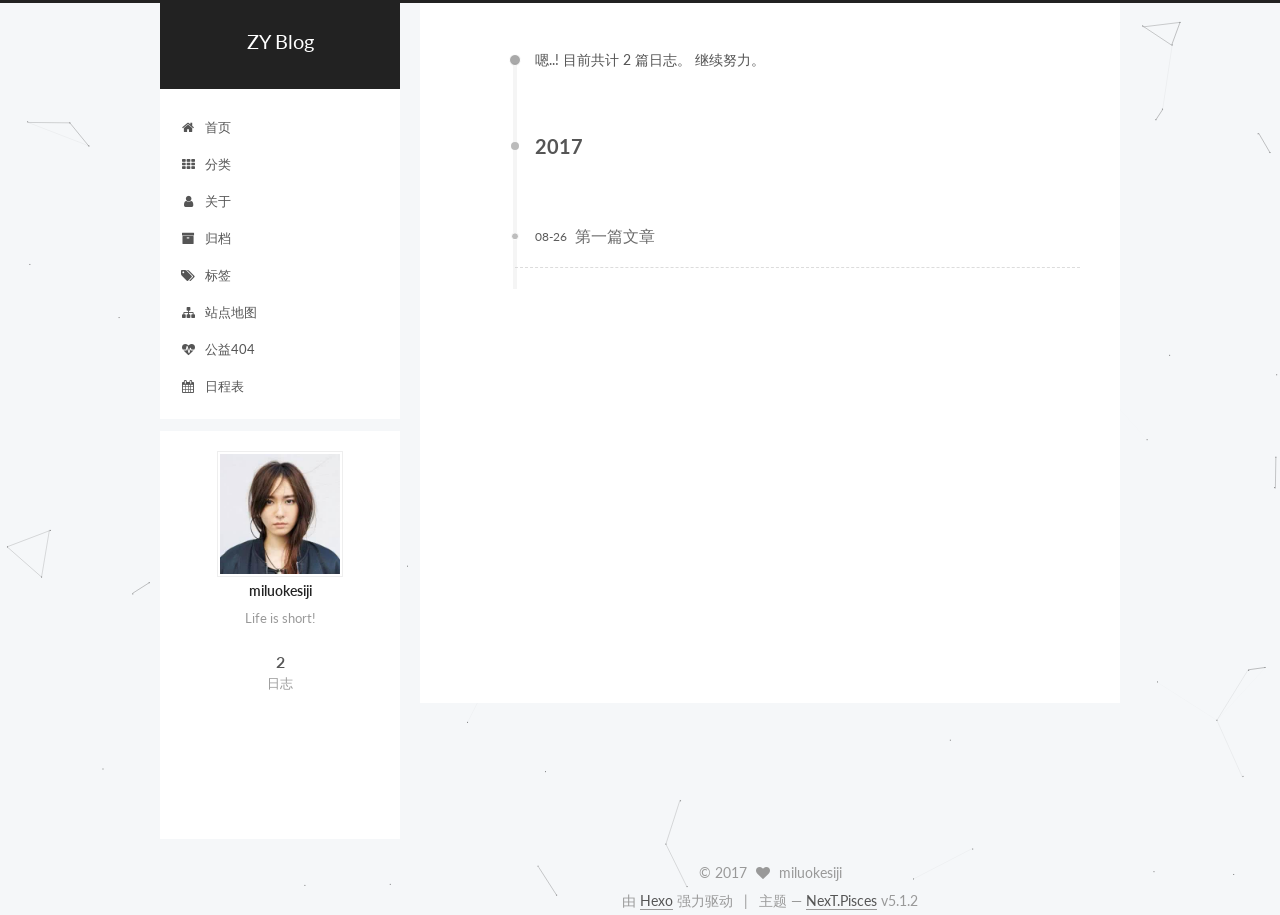
<file: archives/2017/08/index.html>
<!DOCTYPE html>



  


<html class="theme-next pisces use-motion" lang="zh-Hans">
<head>
  <meta charset="UTF-8"/>
<meta http-equiv="X-UA-Compatible" content="IE=edge" />
<meta name="viewport" content="width=device-width, initial-scale=1, maximum-scale=1"/>
<meta name="theme-color" content="#222">









<meta http-equiv="Cache-Control" content="no-transform" />
<meta http-equiv="Cache-Control" content="no-siteapp" />
















  
  
  <link href="/lib/fancybox/source/jquery.fancybox.css?v=2.1.5" rel="stylesheet" type="text/css" />




  
  
  
  

  
    
    
  

  

  

  

  

  
    
    
    <link href="//fonts.googleapis.com/css?family=Lato:300,300italic,400,400italic,700,700italic&subset=latin,latin-ext" rel="stylesheet" type="text/css">
  






<link href="/lib/font-awesome/css/font-awesome.min.css?v=4.6.2" rel="stylesheet" type="text/css" />

<link href="/css/main.css?v=5.1.2" rel="stylesheet" type="text/css" />


  <meta name="keywords" content="Hexo, NexT" />








  <link rel="shortcut icon" type="image/x-icon" href="/favicon.ico?v=5.1.2" />






<meta name="description" content="Life is short!">
<meta property="og:type" content="website">
<meta property="og:title" content="ZY Blog">
<meta property="og:url" content="http://yoursite.com/archives/2017/08/index.html">
<meta property="og:site_name" content="ZY Blog">
<meta property="og:description" content="Life is short!">
<meta property="og:locale" content="zh-Hans">
<meta name="twitter:card" content="summary">
<meta name="twitter:title" content="ZY Blog">
<meta name="twitter:description" content="Life is short!">



<script type="text/javascript" id="hexo.configurations">
  var NexT = window.NexT || {};
  var CONFIG = {
    root: '/',
    scheme: 'Pisces',
    version: '5.1.2',
    sidebar: {"position":"left","display":"post","offset":12,"offset_float":12,"b2t":false,"scrollpercent":false,"onmobile":false},
    fancybox: true,
    tabs: true,
    motion: true,
    duoshuo: {
      userId: '0',
      author: '博主'
    },
    algolia: {
      applicationID: '',
      apiKey: '',
      indexName: '',
      hits: {"per_page":10},
      labels: {"input_placeholder":"Search for Posts","hits_empty":"We didn't find any results for the search: ${query}","hits_stats":"${hits} results found in ${time} ms"}
    }
  };
</script>



  <link rel="canonical" href="http://yoursite.com/archives/2017/08/"/>





  <title>归档 | ZY Blog</title>
  





  <script type="text/javascript">
    var _hmt = _hmt || [];
    (function() {
      var hm = document.createElement("script");
      hm.src = "https://hm.baidu.com/hm.js?4233a304f0c84aeb8e6d77c60a5f1e4e";
      var s = document.getElementsByTagName("script")[0];
      s.parentNode.insertBefore(hm, s);
    })();
  </script>




</head>

<body itemscope itemtype="http://schema.org/WebPage" lang="zh-Hans">

  
  
    
  

  <div class="container sidebar-position-left page-archive">
    <div class="headband"></div>

    <header id="header" class="header" itemscope itemtype="http://schema.org/WPHeader">
      <div class="header-inner"><div class="site-brand-wrapper">
  <div class="site-meta ">
    

    <div class="custom-logo-site-title">
      <a href="/"  class="brand" rel="start">
        <span class="logo-line-before"><i></i></span>
        <span class="site-title">ZY Blog</span>
        <span class="logo-line-after"><i></i></span>
      </a>
    </div>
      
        <p class="site-subtitle"></p>
      
  </div>

  <div class="site-nav-toggle">
    <button>
      <span class="btn-bar"></span>
      <span class="btn-bar"></span>
      <span class="btn-bar"></span>
    </button>
  </div>
</div>

<nav class="site-nav">
  

  
    <ul id="menu" class="menu">
      
        
        <li class="menu-item menu-item-home">
          <a href="/" rel="section">
            
              <i class="menu-item-icon fa fa-fw fa-home"></i> <br />
            
            首页
          </a>
        </li>
      
        
        <li class="menu-item menu-item-categories">
          <a href="/categories/" rel="section">
            
              <i class="menu-item-icon fa fa-fw fa-th"></i> <br />
            
            分类
          </a>
        </li>
      
        
        <li class="menu-item menu-item-about">
          <a href="/about/" rel="section">
            
              <i class="menu-item-icon fa fa-fw fa-user"></i> <br />
            
            关于
          </a>
        </li>
      
        
        <li class="menu-item menu-item-archives">
          <a href="/archives/" rel="section">
            
              <i class="menu-item-icon fa fa-fw fa-archive"></i> <br />
            
            归档
          </a>
        </li>
      
        
        <li class="menu-item menu-item-tags">
          <a href="/tags/" rel="section">
            
              <i class="menu-item-icon fa fa-fw fa-tags"></i> <br />
            
            标签
          </a>
        </li>
      
        
        <li class="menu-item menu-item-sitemap">
          <a href="/sitemap.xml" rel="section">
            
              <i class="menu-item-icon fa fa-fw fa-sitemap"></i> <br />
            
            站点地图
          </a>
        </li>
      
        
        <li class="menu-item menu-item-commonweal">
          <a href="/404/" rel="section">
            
              <i class="menu-item-icon fa fa-fw fa-heartbeat"></i> <br />
            
            公益404
          </a>
        </li>
      
        
        <li class="menu-item menu-item-schedule">
          <a href="/schedule/" rel="section">
            
              <i class="menu-item-icon fa fa-fw fa-calendar"></i> <br />
            
            日程表
          </a>
        </li>
      

      
    </ul>
  

  
</nav>



 </div>
    </header>

    <main id="main" class="main">
      <div class="main-inner">
        <div class="content-wrap">
          <div id="content" class="content">
            

  
  
  
  <div class="post-block archive">
    <div id="posts" class="posts-collapse">
      <span class="archive-move-on"></span>

      <span class="archive-page-counter">
        
        
        
          
        
        嗯..! 目前共计 2 篇日志。 继续努力。
      </span>

      

        
        
        

        
          
          <div class="collection-title">
            <h2 class="archive-year motion-element" id="archive-year-2017">2017</h2>
          </div>
        
        

        

  <article class="post post-type-normal" itemscope itemtype="http://schema.org/Article">
    <header class="post-header">

      <h2 class="post-title">
        
            <a class="post-title-link" href="/2017/08/26/第一篇文章/" itemprop="url">
              
                <span itemprop="name">第一篇文章</span>
              
            </a>
        
      </h2>

      <div class="post-meta">
        <time class="post-time" itemprop="dateCreated"
              datetime="2017-08-26T15:07:09+08:00"
              content="2017-08-26" >
          08-26
        </time>
      </div>

    </header>
  </article>



      

    </div>
  </div>
  
  
  

  



          </div>
          


          

        </div>
        
          
  
  <div class="sidebar-toggle">
    <div class="sidebar-toggle-line-wrap">
      <span class="sidebar-toggle-line sidebar-toggle-line-first"></span>
      <span class="sidebar-toggle-line sidebar-toggle-line-middle"></span>
      <span class="sidebar-toggle-line sidebar-toggle-line-last"></span>
    </div>
  </div>

  <aside id="sidebar" class="sidebar">
    
    <div class="sidebar-inner">

      

      

      <section class="site-overview sidebar-panel sidebar-panel-active">
        <div class="site-author motion-element" itemprop="author" itemscope itemtype="http://schema.org/Person">
          <img class="site-author-image" itemprop="image"
               src="/uploads/avatar.jpg"
               alt="miluokesiji" />
          <p class="site-author-name" itemprop="name">miluokesiji</p>
           
              <p class="site-description motion-element" itemprop="description">Life is short!</p>
          
        </div>
        <nav class="site-state motion-element">

          
            <div class="site-state-item site-state-posts">
            
              <a href="/archives/">
            
                <span class="site-state-item-count">2</span>
                <span class="site-state-item-name">日志</span>
              </a>
            </div>
          
		  <div id="music163player">
   <iframe frameborder="no" border="0" marginwidth="0" marginheight="0" width=330 height=86 src="//music.163.com/outchain/player?type=2&id=432821964&auto=1&height=66"></iframe>
    </iframe>
</div>

          

          

        </nav>

        

        <div class="links-of-author motion-element">
          
        </div>

        
        

        
        

        


      </section>

      

      

    </div>
  </aside>


        
      </div>
    </main>

    <footer id="footer" class="footer">
      <div class="footer-inner">
        <div class="copyright" >
  
  &copy; 
  <span itemprop="copyrightYear">2017</span>
  <span class="with-love">
    <i class="fa fa-heart"></i>
  </span>
  <span class="author" itemprop="copyrightHolder">miluokesiji</span>

  
</div>


  <div class="powered-by">由 <a class="theme-link" href="https://hexo.io">Hexo</a> 强力驱动</div>

  <span class="post-meta-divider">|</span>

  <div class="theme-info">主题 &mdash; <a class="theme-link" href="https://github.com/iissnan/hexo-theme-next">NexT.Pisces</a> v5.1.2</div>


        







        
      </div>
    </footer>

    
      <div class="back-to-top">
        <i class="fa fa-arrow-up"></i>
        
      </div>
    

  </div>

  

<script type="text/javascript">
  if (Object.prototype.toString.call(window.Promise) !== '[object Function]') {
    window.Promise = null;
  }
</script>









  


  











  
  <script type="text/javascript" src="/lib/jquery/index.js?v=2.1.3"></script>

  
  <script type="text/javascript" src="/lib/fastclick/lib/fastclick.min.js?v=1.0.6"></script>

  
  <script type="text/javascript" src="/lib/jquery_lazyload/jquery.lazyload.js?v=1.9.7"></script>

  
  <script type="text/javascript" src="/lib/velocity/velocity.min.js?v=1.2.1"></script>

  
  <script type="text/javascript" src="/lib/velocity/velocity.ui.min.js?v=1.2.1"></script>

  
  <script type="text/javascript" src="/lib/fancybox/source/jquery.fancybox.pack.js?v=2.1.5"></script>

  
  <script type="text/javascript" src="/lib/canvas-nest/canvas-nest.min.js"></script>


  


  <script type="text/javascript" src="/js/src/utils.js?v=5.1.2"></script>

  <script type="text/javascript" src="/js/src/motion.js?v=5.1.2"></script>



  
  


  <script type="text/javascript" src="/js/src/affix.js?v=5.1.2"></script>

  <script type="text/javascript" src="/js/src/schemes/pisces.js?v=5.1.2"></script>



  
  <script type="text/javascript" src="/js/src/scrollspy.js?v=5.1.2"></script>
<script type="text/javascript" src="/js/src/post-details.js?v=5.1.2"></script>

  
    <script type="text/javascript" id="motion.page.archive">
      $('.archive-year').velocity('transition.slideLeftIn');
    </script>
  


  


  <script type="text/javascript" src="/js/src/bootstrap.js?v=5.1.2"></script>



  


  




	





  





  








  





  

  
  <script src="https://cdn1.lncld.net/static/js/av-core-mini-0.6.4.js"></script>
  <script>AV.initialize("dxYYzviTJCCYYBqfXhs4WoBB-gzGzoHsz", "NhOe9dOIjS2VIOFyRg3aj6MO");</script>
  <script>
    function showTime(Counter) {
      var query = new AV.Query(Counter);
      var entries = [];
      var $visitors = $(".leancloud_visitors");

      $visitors.each(function () {
        entries.push( $(this).attr("id").trim() );
      });

      query.containedIn('url', entries);
      query.find()
        .done(function (results) {
          var COUNT_CONTAINER_REF = '.leancloud-visitors-count';

          if (results.length === 0) {
            $visitors.find(COUNT_CONTAINER_REF).text(0);
            return;
          }

          for (var i = 0; i < results.length; i++) {
            var item = results[i];
            var url = item.get('url');
            var time = item.get('time');
            var element = document.getElementById(url);

            $(element).find(COUNT_CONTAINER_REF).text(time);
          }
          for(var i = 0; i < entries.length; i++) {
            var url = entries[i];
            var element = document.getElementById(url);
            var countSpan = $(element).find(COUNT_CONTAINER_REF);
            if( countSpan.text() == '') {
              countSpan.text(0);
            }
          }
        })
        .fail(function (object, error) {
          console.log("Error: " + error.code + " " + error.message);
        });
    }

    function addCount(Counter) {
      var $visitors = $(".leancloud_visitors");
      var url = $visitors.attr('id').trim();
      var title = $visitors.attr('data-flag-title').trim();
      var query = new AV.Query(Counter);

      query.equalTo("url", url);
      query.find({
        success: function(results) {
          if (results.length > 0) {
            var counter = results[0];
            counter.fetchWhenSave(true);
            counter.increment("time");
            counter.save(null, {
              success: function(counter) {
                var $element = $(document.getElementById(url));
                $element.find('.leancloud-visitors-count').text(counter.get('time'));
              },
              error: function(counter, error) {
                console.log('Failed to save Visitor num, with error message: ' + error.message);
              }
            });
          } else {
            var newcounter = new Counter();
            /* Set ACL */
            var acl = new AV.ACL();
            acl.setPublicReadAccess(true);
            acl.setPublicWriteAccess(true);
            newcounter.setACL(acl);
            /* End Set ACL */
            newcounter.set("title", title);
            newcounter.set("url", url);
            newcounter.set("time", 1);
            newcounter.save(null, {
              success: function(newcounter) {
                var $element = $(document.getElementById(url));
                $element.find('.leancloud-visitors-count').text(newcounter.get('time'));
              },
              error: function(newcounter, error) {
                console.log('Failed to create');
              }
            });
          }
        },
        error: function(error) {
          console.log('Error:' + error.code + " " + error.message);
        }
      });
    }

    $(function() {
      var Counter = AV.Object.extend("Counter");
      if ($('.leancloud_visitors').length == 1) {
        addCount(Counter);
      } else if ($('.post-title-link').length > 1) {
        showTime(Counter);
      }
    });
  </script>



  

  

  

  

  

</body>
</html>
</file>
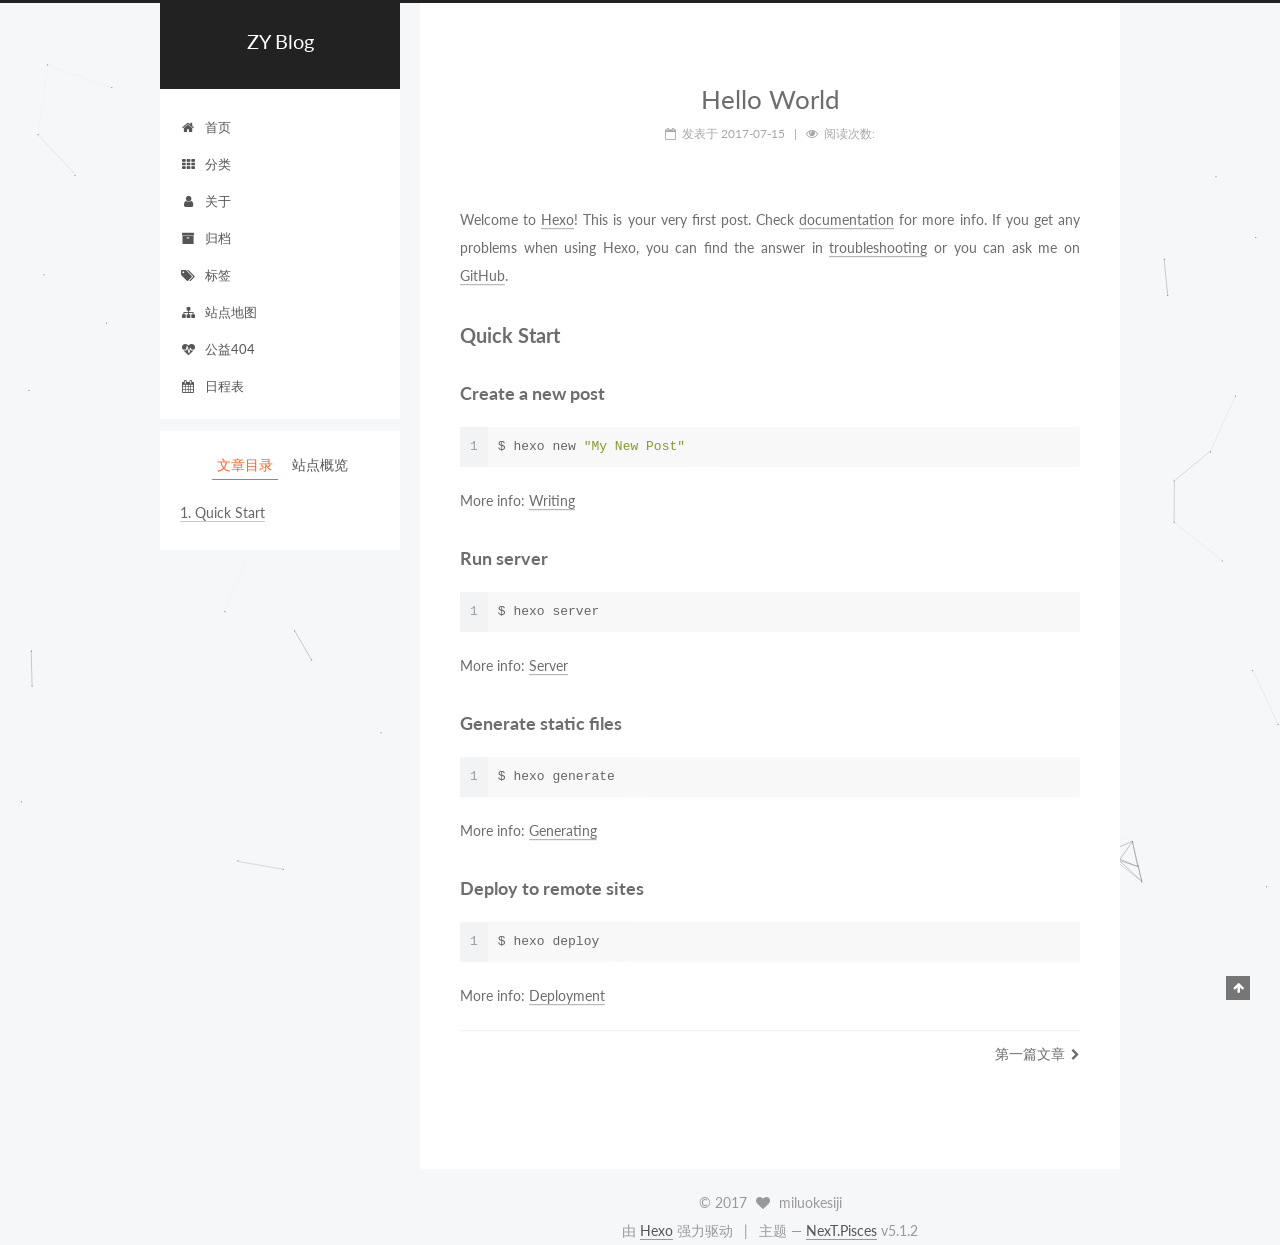
<file: 2017/07/15/hello-world/index.html>
<!DOCTYPE html>



  


<html class="theme-next pisces use-motion" lang="zh-Hans">
<head>
  <meta charset="UTF-8"/>
<meta http-equiv="X-UA-Compatible" content="IE=edge" />
<meta name="viewport" content="width=device-width, initial-scale=1, maximum-scale=1"/>
<meta name="theme-color" content="#222">









<meta http-equiv="Cache-Control" content="no-transform" />
<meta http-equiv="Cache-Control" content="no-siteapp" />
















  
  
  <link href="/lib/fancybox/source/jquery.fancybox.css?v=2.1.5" rel="stylesheet" type="text/css" />




  
  
  
  

  
    
    
  

  

  

  

  

  
    
    
    <link href="//fonts.googleapis.com/css?family=Lato:300,300italic,400,400italic,700,700italic&subset=latin,latin-ext" rel="stylesheet" type="text/css">
  






<link href="/lib/font-awesome/css/font-awesome.min.css?v=4.6.2" rel="stylesheet" type="text/css" />

<link href="/css/main.css?v=5.1.2" rel="stylesheet" type="text/css" />


  <meta name="keywords" content="Hexo, NexT" />








  <link rel="shortcut icon" type="image/x-icon" href="/favicon.ico?v=5.1.2" />






<meta name="description" content="Welcome to Hexo! This is your very first post. Check documentation for more info. If you get any problems when using Hexo, you can find the answer in troubleshooting or you can ask me on GitHub. Quick">
<meta property="og:type" content="article">
<meta property="og:title" content="Hello World">
<meta property="og:url" content="http://yoursite.com/2017/07/15/hello-world/index.html">
<meta property="og:site_name" content="ZY Blog">
<meta property="og:description" content="Welcome to Hexo! This is your very first post. Check documentation for more info. If you get any problems when using Hexo, you can find the answer in troubleshooting or you can ask me on GitHub. Quick">
<meta property="og:locale" content="zh-Hans">
<meta property="og:updated_time" content="2017-07-14T16:54:21.111Z">
<meta name="twitter:card" content="summary">
<meta name="twitter:title" content="Hello World">
<meta name="twitter:description" content="Welcome to Hexo! This is your very first post. Check documentation for more info. If you get any problems when using Hexo, you can find the answer in troubleshooting or you can ask me on GitHub. Quick">



<script type="text/javascript" id="hexo.configurations">
  var NexT = window.NexT || {};
  var CONFIG = {
    root: '/',
    scheme: 'Pisces',
    version: '5.1.2',
    sidebar: {"position":"left","display":"post","offset":12,"offset_float":12,"b2t":false,"scrollpercent":false,"onmobile":false},
    fancybox: true,
    tabs: true,
    motion: true,
    duoshuo: {
      userId: '0',
      author: '博主'
    },
    algolia: {
      applicationID: '',
      apiKey: '',
      indexName: '',
      hits: {"per_page":10},
      labels: {"input_placeholder":"Search for Posts","hits_empty":"We didn't find any results for the search: ${query}","hits_stats":"${hits} results found in ${time} ms"}
    }
  };
</script>



  <link rel="canonical" href="http://yoursite.com/2017/07/15/hello-world/"/>





  <title>Hello World | ZY Blog</title>
  





  <script type="text/javascript">
    var _hmt = _hmt || [];
    (function() {
      var hm = document.createElement("script");
      hm.src = "https://hm.baidu.com/hm.js?4233a304f0c84aeb8e6d77c60a5f1e4e";
      var s = document.getElementsByTagName("script")[0];
      s.parentNode.insertBefore(hm, s);
    })();
  </script>




</head>

<body itemscope itemtype="http://schema.org/WebPage" lang="zh-Hans">

  
  
    
  

  <div class="container sidebar-position-left page-post-detail">
    <div class="headband"></div>

    <header id="header" class="header" itemscope itemtype="http://schema.org/WPHeader">
      <div class="header-inner"><div class="site-brand-wrapper">
  <div class="site-meta ">
    

    <div class="custom-logo-site-title">
      <a href="/"  class="brand" rel="start">
        <span class="logo-line-before"><i></i></span>
        <span class="site-title">ZY Blog</span>
        <span class="logo-line-after"><i></i></span>
      </a>
    </div>
      
        <p class="site-subtitle"></p>
      
  </div>

  <div class="site-nav-toggle">
    <button>
      <span class="btn-bar"></span>
      <span class="btn-bar"></span>
      <span class="btn-bar"></span>
    </button>
  </div>
</div>

<nav class="site-nav">
  

  
    <ul id="menu" class="menu">
      
        
        <li class="menu-item menu-item-home">
          <a href="/" rel="section">
            
              <i class="menu-item-icon fa fa-fw fa-home"></i> <br />
            
            首页
          </a>
        </li>
      
        
        <li class="menu-item menu-item-categories">
          <a href="/categories/" rel="section">
            
              <i class="menu-item-icon fa fa-fw fa-th"></i> <br />
            
            分类
          </a>
        </li>
      
        
        <li class="menu-item menu-item-about">
          <a href="/about/" rel="section">
            
              <i class="menu-item-icon fa fa-fw fa-user"></i> <br />
            
            关于
          </a>
        </li>
      
        
        <li class="menu-item menu-item-archives">
          <a href="/archives/" rel="section">
            
              <i class="menu-item-icon fa fa-fw fa-archive"></i> <br />
            
            归档
          </a>
        </li>
      
        
        <li class="menu-item menu-item-tags">
          <a href="/tags/" rel="section">
            
              <i class="menu-item-icon fa fa-fw fa-tags"></i> <br />
            
            标签
          </a>
        </li>
      
        
        <li class="menu-item menu-item-sitemap">
          <a href="/sitemap.xml" rel="section">
            
              <i class="menu-item-icon fa fa-fw fa-sitemap"></i> <br />
            
            站点地图
          </a>
        </li>
      
        
        <li class="menu-item menu-item-commonweal">
          <a href="/404/" rel="section">
            
              <i class="menu-item-icon fa fa-fw fa-heartbeat"></i> <br />
            
            公益404
          </a>
        </li>
      
        
        <li class="menu-item menu-item-schedule">
          <a href="/schedule/" rel="section">
            
              <i class="menu-item-icon fa fa-fw fa-calendar"></i> <br />
            
            日程表
          </a>
        </li>
      

      
    </ul>
  

  
</nav>



 </div>
    </header>

    <main id="main" class="main">
      <div class="main-inner">
        <div class="content-wrap">
          <div id="content" class="content">
            

  <div id="posts" class="posts-expand">
    

  

  
  
  

  <article class="post post-type-normal" itemscope itemtype="http://schema.org/Article">
  
  
  
  <div class="post-block">
    <link itemprop="mainEntityOfPage" href="http://yoursite.com/2017/07/15/hello-world/">

    <span hidden itemprop="author" itemscope itemtype="http://schema.org/Person">
      <meta itemprop="name" content="miluokesiji">
      <meta itemprop="description" content="">
      <meta itemprop="image" content="/uploads/avatar.jpg">
    </span>

    <span hidden itemprop="publisher" itemscope itemtype="http://schema.org/Organization">
      <meta itemprop="name" content="ZY Blog">
    </span>

    
      <header class="post-header">

        
        
          <h1 class="post-title" itemprop="name headline">Hello World</h1>
        

        <div class="post-meta">
          <span class="post-time">
            
              <span class="post-meta-item-icon">
                <i class="fa fa-calendar-o"></i>
              </span>
              
                <span class="post-meta-item-text">发表于</span>
              
              <time title="创建于" itemprop="dateCreated datePublished" datetime="2017-07-15T00:54:21+08:00">
                2017-07-15
              </time>
            

            

            
          </span>

          

          
            
          

          
          
             <span id="/2017/07/15/hello-world/" class="leancloud_visitors" data-flag-title="Hello World">
               <span class="post-meta-divider">|</span>
               <span class="post-meta-item-icon">
                 <i class="fa fa-eye"></i>
               </span>
               
                 <span class="post-meta-item-text">阅读次数&#58;</span>
               
                 <span class="leancloud-visitors-count"></span>
             </span>
          

          

          

          

        </div>
      </header>
    

    
    
    
    <div class="post-body" itemprop="articleBody">

      
      

      
        <p>Welcome to <a href="https://hexo.io/" target="_blank" rel="external">Hexo</a>! This is your very first post. Check <a href="https://hexo.io/docs/" target="_blank" rel="external">documentation</a> for more info. If you get any problems when using Hexo, you can find the answer in <a href="https://hexo.io/docs/troubleshooting.html" target="_blank" rel="external">troubleshooting</a> or you can ask me on <a href="https://github.com/hexojs/hexo/issues" target="_blank" rel="external">GitHub</a>.</p>
<h2 id="Quick-Start"><a href="#Quick-Start" class="headerlink" title="Quick Start"></a>Quick Start</h2><h3 id="Create-a-new-post"><a href="#Create-a-new-post" class="headerlink" title="Create a new post"></a>Create a new post</h3><figure class="highlight bash"><table><tr><td class="gutter"><pre><div class="line">1</div></pre></td><td class="code"><pre><div class="line">$ hexo new <span class="string">"My New Post"</span></div></pre></td></tr></table></figure>
<p>More info: <a href="https://hexo.io/docs/writing.html" target="_blank" rel="external">Writing</a></p>
<h3 id="Run-server"><a href="#Run-server" class="headerlink" title="Run server"></a>Run server</h3><figure class="highlight bash"><table><tr><td class="gutter"><pre><div class="line">1</div></pre></td><td class="code"><pre><div class="line">$ hexo server</div></pre></td></tr></table></figure>
<p>More info: <a href="https://hexo.io/docs/server.html" target="_blank" rel="external">Server</a></p>
<h3 id="Generate-static-files"><a href="#Generate-static-files" class="headerlink" title="Generate static files"></a>Generate static files</h3><figure class="highlight bash"><table><tr><td class="gutter"><pre><div class="line">1</div></pre></td><td class="code"><pre><div class="line">$ hexo generate</div></pre></td></tr></table></figure>
<p>More info: <a href="https://hexo.io/docs/generating.html" target="_blank" rel="external">Generating</a></p>
<h3 id="Deploy-to-remote-sites"><a href="#Deploy-to-remote-sites" class="headerlink" title="Deploy to remote sites"></a>Deploy to remote sites</h3><figure class="highlight bash"><table><tr><td class="gutter"><pre><div class="line">1</div></pre></td><td class="code"><pre><div class="line">$ hexo deploy</div></pre></td></tr></table></figure>
<p>More info: <a href="https://hexo.io/docs/deployment.html" target="_blank" rel="external">Deployment</a></p>

      
    </div>
    
    
    

    

    

    

    <footer class="post-footer">
      

      
      
      

      
        <div class="post-nav">
          <div class="post-nav-next post-nav-item">
            
          </div>

          <span class="post-nav-divider"></span>

          <div class="post-nav-prev post-nav-item">
            
              <a href="/2017/08/26/第一篇文章/" rel="prev" title="第一篇文章">
                第一篇文章 <i class="fa fa-chevron-right"></i>
              </a>
            
          </div>
        </div>
      

      
      
    </footer>
  </div>
  
  
  
  </article>



    <div class="post-spread">
      
    </div>
  </div>


          </div>
          


          
  <div class="comments" id="comments">
    
      <div id="lv-container" data-id="city" data-uid="MTAyMC8zMDQ1OS83MDEz"></div>
    
  </div>


        </div>
        
          
  
  <div class="sidebar-toggle">
    <div class="sidebar-toggle-line-wrap">
      <span class="sidebar-toggle-line sidebar-toggle-line-first"></span>
      <span class="sidebar-toggle-line sidebar-toggle-line-middle"></span>
      <span class="sidebar-toggle-line sidebar-toggle-line-last"></span>
    </div>
  </div>

  <aside id="sidebar" class="sidebar">
    
    <div class="sidebar-inner">

      

      
        <ul class="sidebar-nav motion-element">
          <li class="sidebar-nav-toc sidebar-nav-active" data-target="post-toc-wrap" >
            文章目录
          </li>
          <li class="sidebar-nav-overview" data-target="site-overview">
            站点概览
          </li>
        </ul>
      

      <section class="site-overview sidebar-panel">
        <div class="site-author motion-element" itemprop="author" itemscope itemtype="http://schema.org/Person">
          <img class="site-author-image" itemprop="image"
               src="/uploads/avatar.jpg"
               alt="miluokesiji" />
          <p class="site-author-name" itemprop="name">miluokesiji</p>
           
              <p class="site-description motion-element" itemprop="description">Life is short!</p>
          
        </div>
        <nav class="site-state motion-element">

          
            <div class="site-state-item site-state-posts">
            
              <a href="/archives/">
            
                <span class="site-state-item-count">2</span>
                <span class="site-state-item-name">日志</span>
              </a>
            </div>
          
		  <div id="music163player">
   <iframe frameborder="no" border="0" marginwidth="0" marginheight="0" width=330 height=86 src="//music.163.com/outchain/player?type=2&id=432821964&auto=1&height=66"></iframe>
    </iframe>
</div>

          

          

        </nav>

        

        <div class="links-of-author motion-element">
          
        </div>

        
        

        
        

        


      </section>

      
      <!--noindex-->
        <section class="post-toc-wrap motion-element sidebar-panel sidebar-panel-active">
          <div class="post-toc">

            
              
            

            
              <div class="post-toc-content"><ol class="nav"><li class="nav-item nav-level-2"><a class="nav-link" href="#Quick-Start"><span class="nav-number">1.</span> <span class="nav-text">Quick Start</span></a><ol class="nav-child"><li class="nav-item nav-level-3"><a class="nav-link" href="#Create-a-new-post"><span class="nav-number">1.1.</span> <span class="nav-text">Create a new post</span></a></li><li class="nav-item nav-level-3"><a class="nav-link" href="#Run-server"><span class="nav-number">1.2.</span> <span class="nav-text">Run server</span></a></li><li class="nav-item nav-level-3"><a class="nav-link" href="#Generate-static-files"><span class="nav-number">1.3.</span> <span class="nav-text">Generate static files</span></a></li><li class="nav-item nav-level-3"><a class="nav-link" href="#Deploy-to-remote-sites"><span class="nav-number">1.4.</span> <span class="nav-text">Deploy to remote sites</span></a></li></ol></li></ol></div>
            

          </div>
        </section>
      <!--/noindex-->
      

      

    </div>
  </aside>


        
      </div>
    </main>

    <footer id="footer" class="footer">
      <div class="footer-inner">
        <div class="copyright" >
  
  &copy; 
  <span itemprop="copyrightYear">2017</span>
  <span class="with-love">
    <i class="fa fa-heart"></i>
  </span>
  <span class="author" itemprop="copyrightHolder">miluokesiji</span>

  
</div>


  <div class="powered-by">由 <a class="theme-link" href="https://hexo.io">Hexo</a> 强力驱动</div>

  <span class="post-meta-divider">|</span>

  <div class="theme-info">主题 &mdash; <a class="theme-link" href="https://github.com/iissnan/hexo-theme-next">NexT.Pisces</a> v5.1.2</div>


        







        
      </div>
    </footer>

    
      <div class="back-to-top">
        <i class="fa fa-arrow-up"></i>
        
      </div>
    

  </div>

  

<script type="text/javascript">
  if (Object.prototype.toString.call(window.Promise) !== '[object Function]') {
    window.Promise = null;
  }
</script>









  


  











  
  <script type="text/javascript" src="/lib/jquery/index.js?v=2.1.3"></script>

  
  <script type="text/javascript" src="/lib/fastclick/lib/fastclick.min.js?v=1.0.6"></script>

  
  <script type="text/javascript" src="/lib/jquery_lazyload/jquery.lazyload.js?v=1.9.7"></script>

  
  <script type="text/javascript" src="/lib/velocity/velocity.min.js?v=1.2.1"></script>

  
  <script type="text/javascript" src="/lib/velocity/velocity.ui.min.js?v=1.2.1"></script>

  
  <script type="text/javascript" src="/lib/fancybox/source/jquery.fancybox.pack.js?v=2.1.5"></script>

  
  <script type="text/javascript" src="/lib/canvas-nest/canvas-nest.min.js"></script>


  


  <script type="text/javascript" src="/js/src/utils.js?v=5.1.2"></script>

  <script type="text/javascript" src="/js/src/motion.js?v=5.1.2"></script>



  
  


  <script type="text/javascript" src="/js/src/affix.js?v=5.1.2"></script>

  <script type="text/javascript" src="/js/src/schemes/pisces.js?v=5.1.2"></script>



  
  <script type="text/javascript" src="/js/src/scrollspy.js?v=5.1.2"></script>
<script type="text/javascript" src="/js/src/post-details.js?v=5.1.2"></script>



  


  <script type="text/javascript" src="/js/src/bootstrap.js?v=5.1.2"></script>



  


  




	





  





  
    <script type="text/javascript">
      (function(d, s) {
        var j, e = d.getElementsByTagName(s)[0];
        if (typeof LivereTower === 'function') { return; }
        j = d.createElement(s);
        j.src = 'https://cdn-city.livere.com/js/embed.dist.js';
        j.async = true;
        e.parentNode.insertBefore(j, e);
      })(document, 'script');
    </script>
  








  





  

  
  <script src="https://cdn1.lncld.net/static/js/av-core-mini-0.6.4.js"></script>
  <script>AV.initialize("dxYYzviTJCCYYBqfXhs4WoBB-gzGzoHsz", "NhOe9dOIjS2VIOFyRg3aj6MO");</script>
  <script>
    function showTime(Counter) {
      var query = new AV.Query(Counter);
      var entries = [];
      var $visitors = $(".leancloud_visitors");

      $visitors.each(function () {
        entries.push( $(this).attr("id").trim() );
      });

      query.containedIn('url', entries);
      query.find()
        .done(function (results) {
          var COUNT_CONTAINER_REF = '.leancloud-visitors-count';

          if (results.length === 0) {
            $visitors.find(COUNT_CONTAINER_REF).text(0);
            return;
          }

          for (var i = 0; i < results.length; i++) {
            var item = results[i];
            var url = item.get('url');
            var time = item.get('time');
            var element = document.getElementById(url);

            $(element).find(COUNT_CONTAINER_REF).text(time);
          }
          for(var i = 0; i < entries.length; i++) {
            var url = entries[i];
            var element = document.getElementById(url);
            var countSpan = $(element).find(COUNT_CONTAINER_REF);
            if( countSpan.text() == '') {
              countSpan.text(0);
            }
          }
        })
        .fail(function (object, error) {
          console.log("Error: " + error.code + " " + error.message);
        });
    }

    function addCount(Counter) {
      var $visitors = $(".leancloud_visitors");
      var url = $visitors.attr('id').trim();
      var title = $visitors.attr('data-flag-title').trim();
      var query = new AV.Query(Counter);

      query.equalTo("url", url);
      query.find({
        success: function(results) {
          if (results.length > 0) {
            var counter = results[0];
            counter.fetchWhenSave(true);
            counter.increment("time");
            counter.save(null, {
              success: function(counter) {
                var $element = $(document.getElementById(url));
                $element.find('.leancloud-visitors-count').text(counter.get('time'));
              },
              error: function(counter, error) {
                console.log('Failed to save Visitor num, with error message: ' + error.message);
              }
            });
          } else {
            var newcounter = new Counter();
            /* Set ACL */
            var acl = new AV.ACL();
            acl.setPublicReadAccess(true);
            acl.setPublicWriteAccess(true);
            newcounter.setACL(acl);
            /* End Set ACL */
            newcounter.set("title", title);
            newcounter.set("url", url);
            newcounter.set("time", 1);
            newcounter.save(null, {
              success: function(newcounter) {
                var $element = $(document.getElementById(url));
                $element.find('.leancloud-visitors-count').text(newcounter.get('time'));
              },
              error: function(newcounter, error) {
                console.log('Failed to create');
              }
            });
          }
        },
        error: function(error) {
          console.log('Error:' + error.code + " " + error.message);
        }
      });
    }

    $(function() {
      var Counter = AV.Object.extend("Counter");
      if ($('.leancloud_visitors').length == 1) {
        addCount(Counter);
      } else if ($('.post-title-link').length > 1) {
        showTime(Counter);
      }
    });
  </script>



  

  

  

  

  

</body>
</html>
</file>
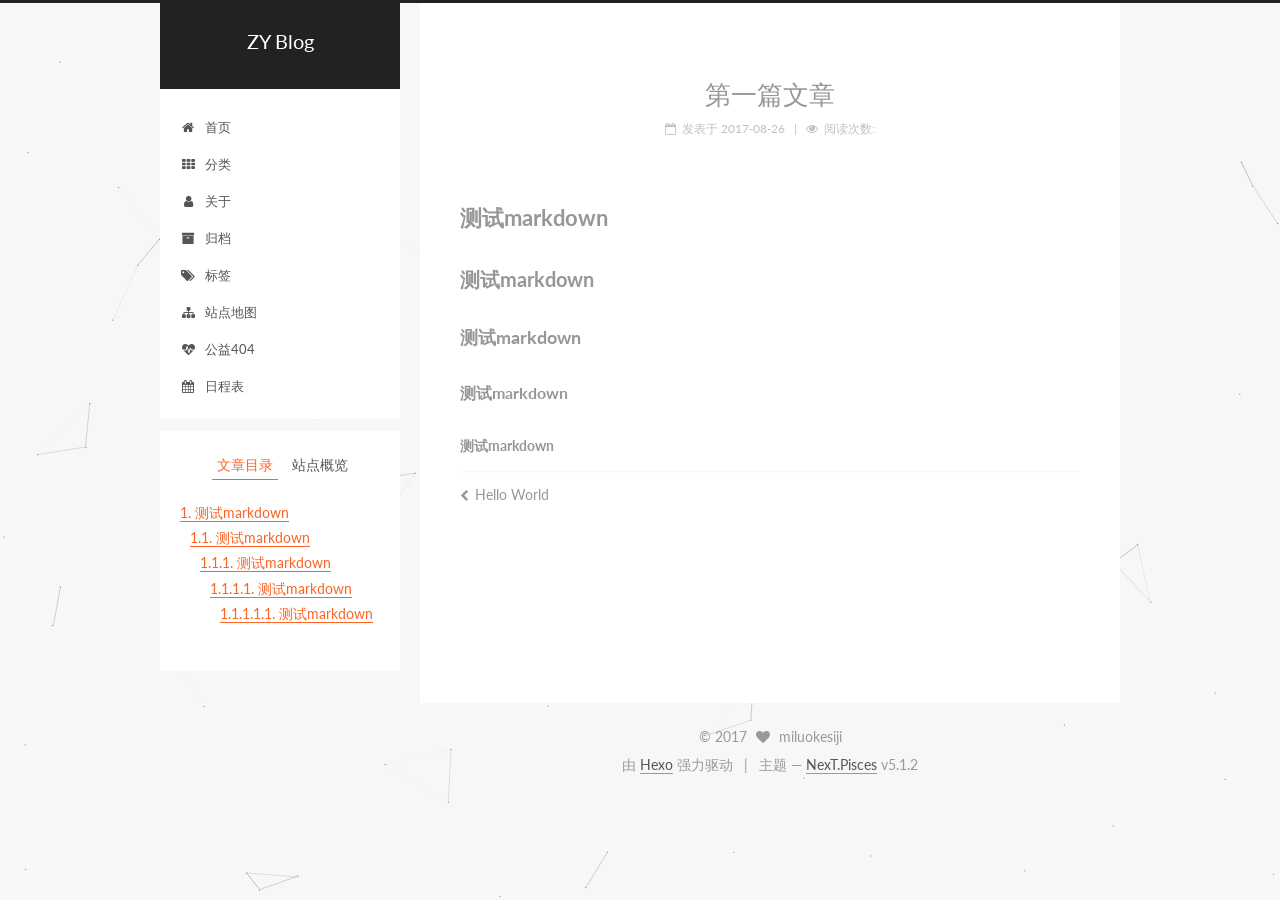
<file: 2017/08/26/第一篇文章/index.html>
<!DOCTYPE html>



  


<html class="theme-next pisces use-motion" lang="zh-Hans">
<head>
  <meta charset="UTF-8"/>
<meta http-equiv="X-UA-Compatible" content="IE=edge" />
<meta name="viewport" content="width=device-width, initial-scale=1, maximum-scale=1"/>
<meta name="theme-color" content="#222">









<meta http-equiv="Cache-Control" content="no-transform" />
<meta http-equiv="Cache-Control" content="no-siteapp" />
















  
  
  <link href="/lib/fancybox/source/jquery.fancybox.css?v=2.1.5" rel="stylesheet" type="text/css" />




  
  
  
  

  
    
    
  

  

  

  

  

  
    
    
    <link href="//fonts.googleapis.com/css?family=Lato:300,300italic,400,400italic,700,700italic&subset=latin,latin-ext" rel="stylesheet" type="text/css">
  






<link href="/lib/font-awesome/css/font-awesome.min.css?v=4.6.2" rel="stylesheet" type="text/css" />

<link href="/css/main.css?v=5.1.2" rel="stylesheet" type="text/css" />


  <meta name="keywords" content="Hexo, NexT" />








  <link rel="shortcut icon" type="image/x-icon" href="/favicon.ico?v=5.1.2" />






<meta name="description" content="测试markdown测试markdown测试markdown测试markdown测试markdown">
<meta property="og:type" content="article">
<meta property="og:title" content="第一篇文章">
<meta property="og:url" content="http://yoursite.com/2017/08/26/第一篇文章/index.html">
<meta property="og:site_name" content="ZY Blog">
<meta property="og:description" content="测试markdown测试markdown测试markdown测试markdown测试markdown">
<meta property="og:locale" content="zh-Hans">
<meta property="og:updated_time" content="2017-08-26T07:08:58.272Z">
<meta name="twitter:card" content="summary">
<meta name="twitter:title" content="第一篇文章">
<meta name="twitter:description" content="测试markdown测试markdown测试markdown测试markdown测试markdown">



<script type="text/javascript" id="hexo.configurations">
  var NexT = window.NexT || {};
  var CONFIG = {
    root: '/',
    scheme: 'Pisces',
    version: '5.1.2',
    sidebar: {"position":"left","display":"post","offset":12,"offset_float":12,"b2t":false,"scrollpercent":false,"onmobile":false},
    fancybox: true,
    tabs: true,
    motion: true,
    duoshuo: {
      userId: '0',
      author: '博主'
    },
    algolia: {
      applicationID: '',
      apiKey: '',
      indexName: '',
      hits: {"per_page":10},
      labels: {"input_placeholder":"Search for Posts","hits_empty":"We didn't find any results for the search: ${query}","hits_stats":"${hits} results found in ${time} ms"}
    }
  };
</script>



  <link rel="canonical" href="http://yoursite.com/2017/08/26/第一篇文章/"/>





  <title>第一篇文章 | ZY Blog</title>
  





  <script type="text/javascript">
    var _hmt = _hmt || [];
    (function() {
      var hm = document.createElement("script");
      hm.src = "https://hm.baidu.com/hm.js?4233a304f0c84aeb8e6d77c60a5f1e4e";
      var s = document.getElementsByTagName("script")[0];
      s.parentNode.insertBefore(hm, s);
    })();
  </script>




</head>

<body itemscope itemtype="http://schema.org/WebPage" lang="zh-Hans">

  
  
    
  

  <div class="container sidebar-position-left page-post-detail">
    <div class="headband"></div>

    <header id="header" class="header" itemscope itemtype="http://schema.org/WPHeader">
      <div class="header-inner"><div class="site-brand-wrapper">
  <div class="site-meta ">
    

    <div class="custom-logo-site-title">
      <a href="/"  class="brand" rel="start">
        <span class="logo-line-before"><i></i></span>
        <span class="site-title">ZY Blog</span>
        <span class="logo-line-after"><i></i></span>
      </a>
    </div>
      
        <p class="site-subtitle"></p>
      
  </div>

  <div class="site-nav-toggle">
    <button>
      <span class="btn-bar"></span>
      <span class="btn-bar"></span>
      <span class="btn-bar"></span>
    </button>
  </div>
</div>

<nav class="site-nav">
  

  
    <ul id="menu" class="menu">
      
        
        <li class="menu-item menu-item-home">
          <a href="/" rel="section">
            
              <i class="menu-item-icon fa fa-fw fa-home"></i> <br />
            
            首页
          </a>
        </li>
      
        
        <li class="menu-item menu-item-categories">
          <a href="/categories/" rel="section">
            
              <i class="menu-item-icon fa fa-fw fa-th"></i> <br />
            
            分类
          </a>
        </li>
      
        
        <li class="menu-item menu-item-about">
          <a href="/about/" rel="section">
            
              <i class="menu-item-icon fa fa-fw fa-user"></i> <br />
            
            关于
          </a>
        </li>
      
        
        <li class="menu-item menu-item-archives">
          <a href="/archives/" rel="section">
            
              <i class="menu-item-icon fa fa-fw fa-archive"></i> <br />
            
            归档
          </a>
        </li>
      
        
        <li class="menu-item menu-item-tags">
          <a href="/tags/" rel="section">
            
              <i class="menu-item-icon fa fa-fw fa-tags"></i> <br />
            
            标签
          </a>
        </li>
      
        
        <li class="menu-item menu-item-sitemap">
          <a href="/sitemap.xml" rel="section">
            
              <i class="menu-item-icon fa fa-fw fa-sitemap"></i> <br />
            
            站点地图
          </a>
        </li>
      
        
        <li class="menu-item menu-item-commonweal">
          <a href="/404/" rel="section">
            
              <i class="menu-item-icon fa fa-fw fa-heartbeat"></i> <br />
            
            公益404
          </a>
        </li>
      
        
        <li class="menu-item menu-item-schedule">
          <a href="/schedule/" rel="section">
            
              <i class="menu-item-icon fa fa-fw fa-calendar"></i> <br />
            
            日程表
          </a>
        </li>
      

      
    </ul>
  

  
</nav>



 </div>
    </header>

    <main id="main" class="main">
      <div class="main-inner">
        <div class="content-wrap">
          <div id="content" class="content">
            

  <div id="posts" class="posts-expand">
    

  

  
  
  

  <article class="post post-type-normal" itemscope itemtype="http://schema.org/Article">
  
  
  
  <div class="post-block">
    <link itemprop="mainEntityOfPage" href="http://yoursite.com/2017/08/26/第一篇文章/">

    <span hidden itemprop="author" itemscope itemtype="http://schema.org/Person">
      <meta itemprop="name" content="miluokesiji">
      <meta itemprop="description" content="">
      <meta itemprop="image" content="/uploads/avatar.jpg">
    </span>

    <span hidden itemprop="publisher" itemscope itemtype="http://schema.org/Organization">
      <meta itemprop="name" content="ZY Blog">
    </span>

    
      <header class="post-header">

        
        
          <h1 class="post-title" itemprop="name headline">第一篇文章</h1>
        

        <div class="post-meta">
          <span class="post-time">
            
              <span class="post-meta-item-icon">
                <i class="fa fa-calendar-o"></i>
              </span>
              
                <span class="post-meta-item-text">发表于</span>
              
              <time title="创建于" itemprop="dateCreated datePublished" datetime="2017-08-26T15:07:09+08:00">
                2017-08-26
              </time>
            

            

            
          </span>

          

          
            
          

          
          
             <span id="/2017/08/26/第一篇文章/" class="leancloud_visitors" data-flag-title="第一篇文章">
               <span class="post-meta-divider">|</span>
               <span class="post-meta-item-icon">
                 <i class="fa fa-eye"></i>
               </span>
               
                 <span class="post-meta-item-text">阅读次数&#58;</span>
               
                 <span class="leancloud-visitors-count"></span>
             </span>
          

          

          

          

        </div>
      </header>
    

    
    
    
    <div class="post-body" itemprop="articleBody">

      
      

      
        <h1 id="测试markdown"><a href="#测试markdown" class="headerlink" title="测试markdown"></a>测试markdown</h1><h2 id="测试markdown-1"><a href="#测试markdown-1" class="headerlink" title="测试markdown"></a>测试markdown</h2><h3 id="测试markdown-2"><a href="#测试markdown-2" class="headerlink" title="测试markdown"></a>测试markdown</h3><h4 id="测试markdown-3"><a href="#测试markdown-3" class="headerlink" title="测试markdown"></a>测试markdown</h4><h5 id="测试markdown-4"><a href="#测试markdown-4" class="headerlink" title="测试markdown"></a>测试markdown</h5>
      
    </div>
    
    
    

    

    

    

    <footer class="post-footer">
      

      
      
      

      
        <div class="post-nav">
          <div class="post-nav-next post-nav-item">
            
              <a href="/2017/07/15/hello-world/" rel="next" title="Hello World">
                <i class="fa fa-chevron-left"></i> Hello World
              </a>
            
          </div>

          <span class="post-nav-divider"></span>

          <div class="post-nav-prev post-nav-item">
            
          </div>
        </div>
      

      
      
    </footer>
  </div>
  
  
  
  </article>



    <div class="post-spread">
      
    </div>
  </div>


          </div>
          


          
  <div class="comments" id="comments">
    
      <div id="lv-container" data-id="city" data-uid="MTAyMC8zMDQ1OS83MDEz"></div>
    
  </div>


        </div>
        
          
  
  <div class="sidebar-toggle">
    <div class="sidebar-toggle-line-wrap">
      <span class="sidebar-toggle-line sidebar-toggle-line-first"></span>
      <span class="sidebar-toggle-line sidebar-toggle-line-middle"></span>
      <span class="sidebar-toggle-line sidebar-toggle-line-last"></span>
    </div>
  </div>

  <aside id="sidebar" class="sidebar">
    
    <div class="sidebar-inner">

      

      
        <ul class="sidebar-nav motion-element">
          <li class="sidebar-nav-toc sidebar-nav-active" data-target="post-toc-wrap" >
            文章目录
          </li>
          <li class="sidebar-nav-overview" data-target="site-overview">
            站点概览
          </li>
        </ul>
      

      <section class="site-overview sidebar-panel">
        <div class="site-author motion-element" itemprop="author" itemscope itemtype="http://schema.org/Person">
          <img class="site-author-image" itemprop="image"
               src="/uploads/avatar.jpg"
               alt="miluokesiji" />
          <p class="site-author-name" itemprop="name">miluokesiji</p>
           
              <p class="site-description motion-element" itemprop="description">Life is short!</p>
          
        </div>
        <nav class="site-state motion-element">

          
            <div class="site-state-item site-state-posts">
            
              <a href="/archives/">
            
                <span class="site-state-item-count">2</span>
                <span class="site-state-item-name">日志</span>
              </a>
            </div>
          
		  <div id="music163player">
   <iframe frameborder="no" border="0" marginwidth="0" marginheight="0" width=330 height=86 src="//music.163.com/outchain/player?type=2&id=432821964&auto=1&height=66"></iframe>
    </iframe>
</div>

          

          

        </nav>

        

        <div class="links-of-author motion-element">
          
        </div>

        
        

        
        

        


      </section>

      
      <!--noindex-->
        <section class="post-toc-wrap motion-element sidebar-panel sidebar-panel-active">
          <div class="post-toc">

            
              
            

            
              <div class="post-toc-content"><ol class="nav"><li class="nav-item nav-level-1"><a class="nav-link" href="#测试markdown"><span class="nav-number">1.</span> <span class="nav-text">测试markdown</span></a><ol class="nav-child"><li class="nav-item nav-level-2"><a class="nav-link" href="#测试markdown-1"><span class="nav-number">1.1.</span> <span class="nav-text">测试markdown</span></a><ol class="nav-child"><li class="nav-item nav-level-3"><a class="nav-link" href="#测试markdown-2"><span class="nav-number">1.1.1.</span> <span class="nav-text">测试markdown</span></a><ol class="nav-child"><li class="nav-item nav-level-4"><a class="nav-link" href="#测试markdown-3"><span class="nav-number">1.1.1.1.</span> <span class="nav-text">测试markdown</span></a><ol class="nav-child"><li class="nav-item nav-level-5"><a class="nav-link" href="#测试markdown-4"><span class="nav-number">1.1.1.1.1.</span> <span class="nav-text">测试markdown</span></a></li></ol></li></ol></li></ol></li></ol></li></ol></div>
            

          </div>
        </section>
      <!--/noindex-->
      

      

    </div>
  </aside>


        
      </div>
    </main>

    <footer id="footer" class="footer">
      <div class="footer-inner">
        <div class="copyright" >
  
  &copy; 
  <span itemprop="copyrightYear">2017</span>
  <span class="with-love">
    <i class="fa fa-heart"></i>
  </span>
  <span class="author" itemprop="copyrightHolder">miluokesiji</span>

  
</div>


  <div class="powered-by">由 <a class="theme-link" href="https://hexo.io">Hexo</a> 强力驱动</div>

  <span class="post-meta-divider">|</span>

  <div class="theme-info">主题 &mdash; <a class="theme-link" href="https://github.com/iissnan/hexo-theme-next">NexT.Pisces</a> v5.1.2</div>


        







        
      </div>
    </footer>

    
      <div class="back-to-top">
        <i class="fa fa-arrow-up"></i>
        
      </div>
    

  </div>

  

<script type="text/javascript">
  if (Object.prototype.toString.call(window.Promise) !== '[object Function]') {
    window.Promise = null;
  }
</script>









  


  











  
  <script type="text/javascript" src="/lib/jquery/index.js?v=2.1.3"></script>

  
  <script type="text/javascript" src="/lib/fastclick/lib/fastclick.min.js?v=1.0.6"></script>

  
  <script type="text/javascript" src="/lib/jquery_lazyload/jquery.lazyload.js?v=1.9.7"></script>

  
  <script type="text/javascript" src="/lib/velocity/velocity.min.js?v=1.2.1"></script>

  
  <script type="text/javascript" src="/lib/velocity/velocity.ui.min.js?v=1.2.1"></script>

  
  <script type="text/javascript" src="/lib/fancybox/source/jquery.fancybox.pack.js?v=2.1.5"></script>

  
  <script type="text/javascript" src="/lib/canvas-nest/canvas-nest.min.js"></script>


  


  <script type="text/javascript" src="/js/src/utils.js?v=5.1.2"></script>

  <script type="text/javascript" src="/js/src/motion.js?v=5.1.2"></script>



  
  


  <script type="text/javascript" src="/js/src/affix.js?v=5.1.2"></script>

  <script type="text/javascript" src="/js/src/schemes/pisces.js?v=5.1.2"></script>



  
  <script type="text/javascript" src="/js/src/scrollspy.js?v=5.1.2"></script>
<script type="text/javascript" src="/js/src/post-details.js?v=5.1.2"></script>



  


  <script type="text/javascript" src="/js/src/bootstrap.js?v=5.1.2"></script>



  


  




	





  





  
    <script type="text/javascript">
      (function(d, s) {
        var j, e = d.getElementsByTagName(s)[0];
        if (typeof LivereTower === 'function') { return; }
        j = d.createElement(s);
        j.src = 'https://cdn-city.livere.com/js/embed.dist.js';
        j.async = true;
        e.parentNode.insertBefore(j, e);
      })(document, 'script');
    </script>
  








  





  

  
  <script src="https://cdn1.lncld.net/static/js/av-core-mini-0.6.4.js"></script>
  <script>AV.initialize("dxYYzviTJCCYYBqfXhs4WoBB-gzGzoHsz", "NhOe9dOIjS2VIOFyRg3aj6MO");</script>
  <script>
    function showTime(Counter) {
      var query = new AV.Query(Counter);
      var entries = [];
      var $visitors = $(".leancloud_visitors");

      $visitors.each(function () {
        entries.push( $(this).attr("id").trim() );
      });

      query.containedIn('url', entries);
      query.find()
        .done(function (results) {
          var COUNT_CONTAINER_REF = '.leancloud-visitors-count';

          if (results.length === 0) {
            $visitors.find(COUNT_CONTAINER_REF).text(0);
            return;
          }

          for (var i = 0; i < results.length; i++) {
            var item = results[i];
            var url = item.get('url');
            var time = item.get('time');
            var element = document.getElementById(url);

            $(element).find(COUNT_CONTAINER_REF).text(time);
          }
          for(var i = 0; i < entries.length; i++) {
            var url = entries[i];
            var element = document.getElementById(url);
            var countSpan = $(element).find(COUNT_CONTAINER_REF);
            if( countSpan.text() == '') {
              countSpan.text(0);
            }
          }
        })
        .fail(function (object, error) {
          console.log("Error: " + error.code + " " + error.message);
        });
    }

    function addCount(Counter) {
      var $visitors = $(".leancloud_visitors");
      var url = $visitors.attr('id').trim();
      var title = $visitors.attr('data-flag-title').trim();
      var query = new AV.Query(Counter);

      query.equalTo("url", url);
      query.find({
        success: function(results) {
          if (results.length > 0) {
            var counter = results[0];
            counter.fetchWhenSave(true);
            counter.increment("time");
            counter.save(null, {
              success: function(counter) {
                var $element = $(document.getElementById(url));
                $element.find('.leancloud-visitors-count').text(counter.get('time'));
              },
              error: function(counter, error) {
                console.log('Failed to save Visitor num, with error message: ' + error.message);
              }
            });
          } else {
            var newcounter = new Counter();
            /* Set ACL */
            var acl = new AV.ACL();
            acl.setPublicReadAccess(true);
            acl.setPublicWriteAccess(true);
            newcounter.setACL(acl);
            /* End Set ACL */
            newcounter.set("title", title);
            newcounter.set("url", url);
            newcounter.set("time", 1);
            newcounter.save(null, {
              success: function(newcounter) {
                var $element = $(document.getElementById(url));
                $element.find('.leancloud-visitors-count').text(newcounter.get('time'));
              },
              error: function(newcounter, error) {
                console.log('Failed to create');
              }
            });
          }
        },
        error: function(error) {
          console.log('Error:' + error.code + " " + error.message);
        }
      });
    }

    $(function() {
      var Counter = AV.Object.extend("Counter");
      if ($('.leancloud_visitors').length == 1) {
        addCount(Counter);
      } else if ($('.post-title-link').length > 1) {
        showTime(Counter);
      }
    });
  </script>



  

  

  

  

  

</body>
</html>
</file>
<file: css/main.css>
/* normalize.css v3.0.2 | MIT License | git.io/normalize */
html {
  font-family: sans-serif; /* 1 */
  -ms-text-size-adjust: 100%; /* 2 */
  -webkit-text-size-adjust: 100%; /* 2 */
}
body {
  margin: 0;
}
article,
aside,
details,
figcaption,
figure,
footer,
header,
hgroup,
main,
menu,
nav,
section,
summary {
  display: block;
}
audio,
canvas,
progress,
video {
  display: inline-block; /* 1 */
  vertical-align: baseline; /* 2 */
}
audio:not([controls]) {
  display: none;
  height: 0;
}
[hidden],
template {
  display: none;
}
a {
  background-color: transparent;
}
a:active,
a:hover {
  outline: 0;
}
abbr[title] {
  border-bottom: 1px dotted;
}
b,
strong {
  font-weight: bold;
}
dfn {
  font-style: italic;
}
h1 {
  font-size: 2em;
  margin: 0.67em 0;
}
mark {
  background: #ff0;
  color: #000;
}
small {
  font-size: 80%;
}
sub,
sup {
  font-size: 75%;
  line-height: 0;
  position: relative;
  vertical-align: baseline;
}
sup {
  top: -0.5em;
}
sub {
  bottom: -0.25em;
}
img {
  border: 0;
}
svg:not(:root) {
  overflow: hidden;
}
figure {
  margin: 1em 40px;
}
hr {
  -moz-box-sizing: content-box;
  box-sizing: content-box;
  height: 0;
}
pre {
  overflow: auto;
}
code,
kbd,
pre,
samp {
  font-family: monospace, monospace;
  font-size: 1em;
}
button,
input,
optgroup,
select,
textarea {
  color: inherit; /* 1 */
  font: inherit; /* 2 */
  margin: 0; /* 3 */
}
button {
  overflow: visible;
}
button,
select {
  text-transform: none;
}
button,
html input[type="button"],
input[type="reset"],
input[type="submit"] {
  -webkit-appearance: button; /* 2 */
  cursor: pointer; /* 3 */
}
button[disabled],
html input[disabled] {
  cursor: default;
}
button::-moz-focus-inner,
input::-moz-focus-inner {
  border: 0;
  padding: 0;
}
input {
  line-height: normal;
}
input[type="checkbox"],
input[type="radio"] {
  box-sizing: border-box; /* 1 */
  padding: 0; /* 2 */
}
input[type="number"]::-webkit-inner-spin-button,
input[type="number"]::-webkit-outer-spin-button {
  height: auto;
}
input[type="search"] {
  -webkit-appearance: textfield; /* 1 */
  -moz-box-sizing: content-box;
  -webkit-box-sizing: content-box; /* 2 */
  box-sizing: content-box;
}
input[type="search"]::-webkit-search-cancel-button,
input[type="search"]::-webkit-search-decoration {
  -webkit-appearance: none;
}
fieldset {
  border: 1px solid #c0c0c0;
  margin: 0 2px;
  padding: 0.35em 0.625em 0.75em;
}
legend {
  border: 0; /* 1 */
  padding: 0; /* 2 */
}
textarea {
  overflow: auto;
}
optgroup {
  font-weight: bold;
}
table {
  border-collapse: collapse;
  border-spacing: 0;
}
td,
th {
  padding: 0;
}
::selection {
  background: #262a30;
  color: #fff;
}
body {
  position: relative;
  font-family: 'Lato', "PingFang SC", "Microsoft YaHei", sans-serif;
  font-size: 14px;
  line-height: 2;
  color: #555;
  background: #f5f7f9;
}
@media (max-width: 767px) {
  body {
    padding-right: 0 !important;
  }
}
@media (min-width: 768px) and (max-width: 991px) {
  body {
    padding-right: 0 !important;
  }
}
@media (min-width: 1600px) {
  body {
    font-size: 16px;
  }
}
h1,
h2,
h3,
h4,
h5,
h6 {
  margin: 0;
  padding: 0;
  font-weight: bold;
  line-height: 1.5;
  font-family: 'Lato', "PingFang SC", "Microsoft YaHei", sans-serif;
}
h2,
h3,
h4,
h5,
h6 {
  margin: 20px 0 15px;
}
h1 {
  font-size: 22px;
}
@media (max-width: 767px) {
  h1 {
    font-size: 18px;
  }
}
h2 {
  font-size: 20px;
}
@media (max-width: 767px) {
  h2 {
    font-size: 16px;
  }
}
h3 {
  font-size: 18px;
}
@media (max-width: 767px) {
  h3 {
    font-size: 14px;
  }
}
h4 {
  font-size: 16px;
}
@media (max-width: 767px) {
  h4 {
    font-size: 12px;
  }
}
h5 {
  font-size: 14px;
}
@media (max-width: 767px) {
  h5 {
    font-size: 10px;
  }
}
h6 {
  font-size: 12px;
}
@media (max-width: 767px) {
  h6 {
    font-size: 8px;
  }
}
p {
  margin: 0 0 20px 0;
}
a {
  color: #555;
  text-decoration: none;
  border-bottom: 1px solid #999;
  word-wrap: break-word;
}
a:hover {
  color: #222;
  border-bottom-color: #222;
}
blockquote {
  margin: 0;
  padding: 0;
}
img {
  display: block;
  margin: auto;
  max-width: 100%;
  height: auto;
}
hr {
  margin: 40px 0;
  height: 3px;
  border: none;
  background-color: #ddd;
  background-image: repeating-linear-gradient(-45deg, #fff, #fff 4px, transparent 4px, transparent 8px);
}
blockquote {
  padding: 0 15px;
  color: #666;
  border-left: 4px solid #ddd;
}
blockquote cite::before {
  content: "-";
  padding: 0 5px;
}
dt {
  font-weight: 700;
}
dd {
  margin: 0;
  padding: 0;
}
kbd {
  border: 1px solid #ccc;
  border-radius: 0.2em;
  box-shadow: 0.1em 0.1em 0.2em rgba(0,0,0,0.1);
  background-color: #f9f9f9;
  font-family: inherit;
  background-image: -webkit-linear-gradient(top, #eee, #fff, #eee);
  padding: 0.1em 0.3em;
  white-space: nowrap;
}
.text-left {
  text-align: left;
}
.text-center {
  text-align: center;
}
.text-right {
  text-align: right;
}
.text-justify {
  text-align: justify;
}
.text-nowrap {
  white-space: nowrap;
}
.text-lowercase {
  text-transform: lowercase;
}
.text-uppercase {
  text-transform: uppercase;
}
.text-capitalize {
  text-transform: capitalize;
}
.center-block {
  display: block;
  margin-left: auto;
  margin-right: auto;
}
.clearfix:before,
.clearfix:after {
  content: " ";
  display: table;
}
.clearfix:after {
  clear: both;
}
.pullquote {
  width: 45%;
}
.pullquote.left {
  float: left;
  margin-left: 5px;
  margin-right: 10px;
}
.pullquote.right {
  float: right;
  margin-left: 10px;
  margin-right: 5px;
}
.affix.affix.affix {
  position: fixed;
}
.translation {
  margin-top: -20px;
  font-size: 14px;
  color: #999;
}
.scrollbar-measure {
  width: 100px;
  height: 100px;
  overflow: scroll;
  position: absolute;
  top: -9999px;
}
.use-motion .motion-element {
  opacity: 0;
}
table {
  margin: 20px 0;
  width: 100%;
  border-collapse: collapse;
  border-spacing: 0;
  border: 1px solid #ddd;
  font-size: 14px;
  table-layout: fixed;
  word-wrap: break-all;
}
table>tbody>tr:nth-of-type(odd) {
  background-color: #f9f9f9;
}
table>tbody>tr:hover {
  background-color: #f5f5f5;
}
caption,
th,
td {
  padding: 8px;
  text-align: left;
  vertical-align: middle;
  font-weight: normal;
}
th,
td {
  border-bottom: 3px solid #ddd;
  border-right: 1px solid #eee;
}
th {
  padding-bottom: 10px;
  font-weight: 700;
}
td {
  border-bottom-width: 1px;
}
html,
body {
  height: 100%;
}
.container {
  position: relative;
  min-height: 100%;
}
.header-inner {
  margin: 0 auto;
  padding: 100px 0 70px;
  width: 700px;
}
@media (min-width: 1600px) {
  .container .header-inner {
    width: 900px;
  }
}
.main-inner {
  margin: 0 auto;
  width: 700px;
}
@media (min-width: 1600px) {
  .container .main-inner {
    width: 900px;
  }
}
.footer {
  width: 100%;
  min-height: 50px;
}
.footer-inner {
  box-sizing: border-box;
  margin: 20px auto;
  width: 700px;
}
@media (min-width: 1600px) {
  .container .footer-inner {
    width: 900px;
  }
}
pre,
.highlight {
  overflow: auto;
  margin: 20px 0;
  padding: 0;
  font-size: 13px;
  color: #4d4d4c;
  background: #f7f7f7;
  line-height: 1.6;
}
pre,
code {
  font-family: consolas, Menlo, "PingFang SC", "Microsoft YaHei", monospace;
}
code {
  padding: 2px 4px;
  word-wrap: break-word;
  color: #555;
  background: #eee;
  border-radius: 3px;
  font-size: 13px;
}
pre code {
  padding: 0;
  color: #4d4d4c;
  background: none;
  text-shadow: none;
}
.highlight {
  border-radius: 1px;
}
.highlight pre {
  border: none;
  margin: 0;
  padding: 10px 0;
}
.highlight table {
  margin: 0;
  width: auto;
  border: none;
}
.highlight td {
  border: none;
  padding: 0;
}
.highlight figcaption {
  font-size: 1em;
  color: #4d4d4c;
  line-height: 1em;
  margin-bottom: 1em;
}
.highlight figcaption:before,
.highlight figcaption:after {
  content: " ";
  display: table;
}
.highlight figcaption:after {
  clear: both;
}
.highlight figcaption a {
  float: right;
  color: #4d4d4c;
}
.highlight figcaption a:hover {
  border-bottom-color: #4d4d4c;
}
.highlight .gutter pre {
  padding-left: 10px;
  padding-right: 10px;
  color: #869194;
  text-align: right;
  background-color: #eff2f3;
}
.highlight .code pre {
  width: 100%;
  padding-left: 10px;
  padding-right: 10px;
  background-color: #f7f7f7;
}
.highlight .line {
  height: 20px;
}
.gutter {
  -webkit-user-select: none;
  -moz-user-select: none;
  -ms-user-select: none;
  user-select: none;
}
.gist table {
  width: auto;
}
.gist table td {
  border: none;
}
pre .deletion {
  background: #fdd;
}
pre .addition {
  background: #dfd;
}
pre .meta {
  color: #8959a8;
}
pre .comment {
  color: #8e908c;
}
pre .variable,
pre .attribute,
pre .tag,
pre .regexp,
pre .ruby .constant,
pre .xml .tag .title,
pre .xml .pi,
pre .xml .doctype,
pre .html .doctype,
pre .css .id,
pre .css .class,
pre .css .pseudo {
  color: #c82829;
}
pre .number,
pre .preprocessor,
pre .built_in,
pre .literal,
pre .params,
pre .constant,
pre .command {
  color: #f5871f;
}
pre .ruby .class .title,
pre .css .rules .attribute,
pre .string,
pre .value,
pre .inheritance,
pre .header,
pre .ruby .symbol,
pre .xml .cdata,
pre .special,
pre .number,
pre .formula {
  color: #718c00;
}
pre .title,
pre .css .hexcolor {
  color: #3e999f;
}
pre .function,
pre .python .decorator,
pre .python .title,
pre .ruby .function .title,
pre .ruby .title .keyword,
pre .perl .sub,
pre .javascript .title,
pre .coffeescript .title {
  color: #4271ae;
}
pre .keyword,
pre .javascript .function {
  color: #8959a8;
}
.full-image.full-image.full-image {
  border: none;
  max-width: 100%;
  width: auto;
  margin: 20px auto;
}
@media (min-width: 992px) {
  .full-image.full-image.full-image {
    max-width: none;
    width: 118%;
    margin: 0 -9%;
  }
}
.blockquote-center,
.page-home .post-type-quote blockquote,
.page-post-detail .post-type-quote blockquote {
  position: relative;
  margin: 40px 0;
  padding: 0;
  border-left: none;
  text-align: center;
}
.blockquote-center::before,
.page-home .post-type-quote blockquote::before,
.page-post-detail .post-type-quote blockquote::before,
.blockquote-center::after,
.page-home .post-type-quote blockquote::after,
.page-post-detail .post-type-quote blockquote::after {
  position: absolute;
  content: ' ';
  display: block;
  width: 100%;
  height: 24px;
  opacity: 0.2;
  background-repeat: no-repeat;
  background-position: 0 -6px;
  background-size: 22px 22px;
}
.blockquote-center::before,
.page-home .post-type-quote blockquote::before,
.page-post-detail .post-type-quote blockquote::before {
  top: -20px;
  background-image: url("../images/quote-l.svg");
  border-top: 1px solid #ccc;
}
.blockquote-center::after,
.page-home .post-type-quote blockquote::after,
.page-post-detail .post-type-quote blockquote::after {
  bottom: -20px;
  background-image: url("../images/quote-r.svg");
  border-bottom: 1px solid #ccc;
  background-position: 100% 8px;
}
.blockquote-center p,
.page-home .post-type-quote blockquote p,
.page-post-detail .post-type-quote blockquote p,
.blockquote-center div,
.page-home .post-type-quote blockquote div,
.page-post-detail .post-type-quote blockquote div {
  text-align: center;
}
.post .post-body .group-picture img {
  box-sizing: border-box;
  padding: 0 3px;
  border: none;
}
.post .group-picture-row {
  overflow: hidden;
  margin-top: 6px;
}
.post .group-picture-row:first-child {
  margin-top: 0;
}
.post .group-picture-column {
  float: left;
}
.page-post-detail .post-body .group-picture-column {
  float: none;
  margin-top: 10px;
  width: auto !important;
}
.page-post-detail .post-body .group-picture-column img {
  margin: 0 auto;
}
.page-archive .group-picture-container {
  overflow: hidden;
}
.page-archive .group-picture-row {
  float: left;
}
.page-archive .group-picture-row:first-child {
  margin-top: 6px;
}
.page-archive .group-picture-column {
  max-width: 150px;
  max-height: 150px;
}
.post-body .note {
  position: relative;
  padding: 15px;
  margin-bottom: 20px;
  border: 1px solid #eee;
  border-left-width: 5px;
  border-radius: 3px;
}
.post-body .note h2,
.post-body .note h3,
.post-body .note h4,
.post-body .note h5,
.post-body .note h6 {
  margin-top: 0;
  margin-bottom: 0;
  border-bottom: initial;
  padding-top: 0 !important;
}
.post-body .note p:first-child,
.post-body .note ul:first-child,
.post-body .note ol:first-child,
.post-body .note table:first-child,
.post-body .note pre:first-child,
.post-body .note blockquote:first-child {
  margin-top: 0;
}
.post-body .note p:last-child,
.post-body .note ul:last-child,
.post-body .note ol:last-child,
.post-body .note table:last-child,
.post-body .note pre:last-child,
.post-body .note blockquote:last-child {
  margin-bottom: 0;
}
.post-body .note.default {
  border-left-color: #777;
}
.post-body .note.default h2,
.post-body .note.default h3,
.post-body .note.default h4,
.post-body .note.default h5,
.post-body .note.default h6 {
  color: #777;
}
.post-body .note.primary {
  border-left-color: #6f42c1;
}
.post-body .note.primary h2,
.post-body .note.primary h3,
.post-body .note.primary h4,
.post-body .note.primary h5,
.post-body .note.primary h6 {
  color: #6f42c1;
}
.post-body .note.info {
  border-left-color: #428bca;
}
.post-body .note.info h2,
.post-body .note.info h3,
.post-body .note.info h4,
.post-body .note.info h5,
.post-body .note.info h6 {
  color: #428bca;
}
.post-body .note.success {
  border-left-color: #5cb85c;
}
.post-body .note.success h2,
.post-body .note.success h3,
.post-body .note.success h4,
.post-body .note.success h5,
.post-body .note.success h6 {
  color: #5cb85c;
}
.post-body .note.warning {
  border-left-color: #f0ad4e;
}
.post-body .note.warning h2,
.post-body .note.warning h3,
.post-body .note.warning h4,
.post-body .note.warning h5,
.post-body .note.warning h6 {
  color: #f0ad4e;
}
.post-body .note.danger {
  border-left-color: #d9534f;
}
.post-body .note.danger h2,
.post-body .note.danger h3,
.post-body .note.danger h4,
.post-body .note.danger h5,
.post-body .note.danger h6 {
  color: #d9534f;
}
.post-body .label {
  display: inline;
  padding: 0 2px;
  white-space: nowrap;
}
.post-body .label.default {
  background-color: #f0f0f0;
}
.post-body .label.primary {
  background-color: #efe6f7;
}
.post-body .label.info {
  background-color: #e5f2f8;
}
.post-body .label.success {
  background-color: #e7f4e9;
}
.post-body .label.warning {
  background-color: #fcf6e1;
}
.post-body .label.danger {
  background-color: #fae8eb;
}
.post-body .tabs {
  position: relative;
  display: block;
  margin-bottom: 20px;
  padding-top: 10px;
}
.post-body .tabs ul.nav-tabs {
  margin: 0;
  padding: 0;
  display: flex;
  margin-bottom: -1px;
}
@media (max-width: 413px) {
  .post-body .tabs ul.nav-tabs {
    display: block;
    margin-bottom: 5px;
  }
}
.post-body .tabs ul.nav-tabs li.tab {
  list-style-type: none !important;
  margin: 0 0.25em 0 0;
  border-top: 3px solid transparent;
  border-left: 1px solid transparent;
  border-right: 1px solid transparent;
}
@media (max-width: 413px) {
  .post-body .tabs ul.nav-tabs li.tab {
    margin: initial;
    border-top: 1px solid transparent;
    border-left: 3px solid transparent;
    border-right: 1px solid transparent;
    border-bottom: 1px solid transparent;
  }
}
.post-body .tabs ul.nav-tabs li.tab a {
  outline: 0;
  border-bottom: initial;
  display: block;
  line-height: 1.8em;
  padding: 0.25em 0.75em;
  transition-duration: 0.2s;
  transition-timing-function: ease-out;
  transition-delay: 0s;
}
.post-body .tabs ul.nav-tabs li.tab a i {
  width: 1.285714285714286em;
}
.post-body .tabs ul.nav-tabs li.tab.active {
  border-top: 3px solid #fc6423;
  border-left: 1px solid #ddd;
  border-right: 1px solid #ddd;
  background-color: #fff;
}
@media (max-width: 413px) {
  .post-body .tabs ul.nav-tabs li.tab.active {
    border-top: 1px solid #ddd;
    border-left: 3px solid #fc6423;
    border-right: 1px solid #ddd;
    border-bottom: 1px solid #ddd;
  }
}
.post-body .tabs ul.nav-tabs li.tab.active a {
  cursor: default;
  color: #555;
}
.post-body .tabs .tab-content {
  background-color: #fff;
}
.post-body .tabs .tab-content .tab-pane {
  border: 1px solid #ddd;
  padding: 20px 20px 0 20px;
}
.post-body .tabs .tab-content .tab-pane:not(.active) {
  display: none !important;
}
.post-body .tabs .tab-content .tab-pane.active {
  display: block !important;
}
.btn {
  display: inline-block;
  padding: 0 20px;
  font-size: 14px;
  color: #fff;
  background: #222;
  border: 2px solid #555;
  text-decoration: none;
  border-radius: 0;
  transition-property: background-color;
  transition-duration: 0.2s;
  transition-timing-function: ease-in-out;
  transition-delay: 0s;
}
.btn:hover,
.post-button .btn:hover {
  border-color: #222;
  color: #fff;
  background: #222;
}
.btn-bar {
  display: block;
  width: 22px;
  height: 2px;
  background: #555;
  border-radius: 1px;
}
.btn-bar+.btn-bar {
  margin-top: 4px;
}
.pagination {
  margin: 120px 0 40px;
  text-align: center;
  border-top: 1px solid #eee;
}
.page-number-basic,
.pagination .prev,
.pagination .next,
.pagination .page-number,
.pagination .space {
  display: inline-block;
  position: relative;
  top: -1px;
  margin: 0 10px;
  padding: 0 10px;
  line-height: 30px;
}
@media (max-width: 767px) {
  .page-number-basic,
  .pagination .prev,
  .pagination .next,
  .pagination .page-number,
  .pagination .space {
    margin: 0 5px;
  }
}
.pagination .prev,
.pagination .next,
.pagination .page-number {
  border-bottom: 0;
  border-top: 1px solid #eee;
  transition-property: border-color;
  transition-duration: 0.2s;
  transition-timing-function: ease-in-out;
  transition-delay: 0s;
}
.pagination .prev:hover,
.pagination .next:hover,
.pagination .page-number:hover {
  border-top-color: #222;
}
.pagination .space {
  padding: 0;
  margin: 0;
}
.pagination .prev {
  margin-left: 0;
}
.pagination .next {
  margin-right: 0;
}
.pagination .page-number.current {
  color: #fff;
  background: #ccc;
  border-top-color: #ccc;
}
@media (max-width: 767px) {
  .pagination {
    border-top: none;
  }
  .pagination .prev,
  .pagination .next,
  .pagination .page-number {
    margin-bottom: 10px;
    border-top: 0;
    border-bottom: 1px solid #eee;
  }
  .pagination .prev:hover,
  .pagination .next:hover,
  .pagination .page-number:hover {
    border-bottom-color: #222;
  }
}
.comments {
  margin: 60px 20px 0;
}
.tag-cloud {
  text-align: center;
}
.tag-cloud a {
  display: inline-block;
  margin: 10px;
}
.back-to-top {
  box-sizing: border-box;
  position: fixed;
  bottom: -100px;
  right: 30px;
  z-index: 1050;
  padding: 0 6px;
  width: 24px;
  background: #222;
  font-size: 12px;
  opacity: 0.6;
  color: #fff;
  cursor: pointer;
  text-align: center;
  -webkit-transform: translateZ(0);
  transition-property: bottom;
  transition-duration: 0.2s;
  transition-timing-function: ease-in-out;
  transition-delay: 0s;
}
@media (min-width: 768px) and (max-width: 991px) {
  .back-to-top {
    display: none !important;
  }
}
@media (max-width: 767px) {
  .back-to-top {
    display: none !important;
  }
}
.back-to-top.back-to-top-on {
  bottom: 30px;
}
.header {
  background: transparent;
}
.header-inner {
  position: relative;
}
.headband {
  height: 3px;
  background: #222;
}
.site-meta {
  margin: 0;
  text-align: center;
}
@media (max-width: 767px) {
  .site-meta {
    text-align: center;
  }
}
.brand {
  position: relative;
  display: inline-block;
  padding: 0 40px;
  color: #fff;
  background: #222;
  border-bottom: none;
}
.brand:hover {
  color: #fff;
}
.logo {
  display: inline-block;
  margin-right: 5px;
  line-height: 36px;
  vertical-align: top;
}
.site-title {
  display: inline-block;
  vertical-align: top;
  line-height: 36px;
  font-size: 20px;
  font-weight: normal;
  font-family: 'Lato', "PingFang SC", "Microsoft YaHei", sans-serif;
}
.site-subtitle {
  margin-top: 10px;
  font-size: 13px;
  color: #ddd;
}
.use-motion .brand {
  opacity: 0;
}
.use-motion .logo,
.use-motion .site-title,
.use-motion .site-subtitle {
  opacity: 0;
  position: relative;
  top: -10px;
}
.site-nav-toggle {
  display: none;
  position: absolute;
  top: 10px;
  left: 10px;
}
@media (max-width: 767px) {
  .site-nav-toggle {
    display: block;
  }
}
.site-nav-toggle button {
  margin-top: 2px;
  padding: 9px 10px;
  background: transparent;
  border: none;
}
@media (max-width: 767px) {
  .site-nav {
    display: none;
    margin: 0 -10px;
    padding: 0 10px;
    clear: both;
    border-top: 1px solid #ddd;
  }
}
@media (min-width: 768px) and (max-width: 991px) {
  .site-nav {
    display: block !important;
  }
}
@media (min-width: 992px) {
  .site-nav {
    display: block !important;
  }
}
.menu {
  margin-top: 20px;
  padding-left: 0;
  text-align: center;
}
.menu .menu-item {
  display: inline-block;
  margin: 0 10px;
  list-style: none;
}
@media screen and (max-width: 767px) {
  .menu .menu-item {
    margin-top: 10px;
  }
}
.menu .menu-item a {
  display: block;
  font-size: 13px;
  line-height: inherit;
  border-bottom: 1px solid transparent;
  transition-property: border-color;
  transition-duration: 0.2s;
  transition-timing-function: ease-in-out;
  transition-delay: 0s;
}
.menu .menu-item a:hover,
.menu-item-active a {
  border-bottom-color: #222;
}
.menu .menu-item .fa {
  margin-right: 5px;
}
.use-motion .menu-item {
  opacity: 0;
}
.post-body {
  font-family: 'Lato', "PingFang SC", "Microsoft YaHei", sans-serif;
}
@media (max-width: 767px) {
  .post-body {
    word-break: break-word;
  }
}
.post-body .fancybox img {
  display: block !important;
  margin: 0 auto;
  cursor: pointer;
  cursor: zoom-in;
  cursor: -webkit-zoom-in;
}
.post-body .image-caption,
.post-body .figure .caption {
  margin: 10px auto 15px;
  text-align: center;
  font-size: 14px;
  color: #999;
  font-weight: bold;
  line-height: 1;
}
.post-sticky-flag {
  display: inline-block;
  font-size: 16px;
  -ms-transform: rotate(30deg);
  -webkit-transform: rotate(30deg);
  -moz-transform: rotate(30deg);
  -ms-transform: rotate(30deg);
  -o-transform: rotate(30deg);
  transform: rotate(30deg);
}
.posts-expand {
  padding-top: 40px;
}
@media (max-width: 767px) {
  .posts-expand {
    margin: 0 20px;
  }
  .post-body pre {
    padding: 10px;
  }
  .post-body pre .gutter pre {
    padding-right: 10px;
  }
  .post-body .highlight {
    margin-left: 0px;
    margin-right: 0px;
    padding: 0;
  }
  .post-body .highlight .gutter pre {
    padding-right: 10px;
  }
}
@media (min-width: 992px) {
  .posts-expand .post-body {
    text-align: justify;
  }
}
.posts-expand .post-body h2,
.posts-expand .post-body h3,
.posts-expand .post-body h4,
.posts-expand .post-body h5,
.posts-expand .post-body h6 {
  padding-top: 10px;
}
.posts-expand .post-body h2 .header-anchor,
.posts-expand .post-body h3 .header-anchor,
.posts-expand .post-body h4 .header-anchor,
.posts-expand .post-body h5 .header-anchor,
.posts-expand .post-body h6 .header-anchor {
  float: right;
  margin-left: 10px;
  color: #ccc;
  border-bottom-style: none;
  visibility: hidden;
}
.posts-expand .post-body h2 .header-anchor:hover,
.posts-expand .post-body h3 .header-anchor:hover,
.posts-expand .post-body h4 .header-anchor:hover,
.posts-expand .post-body h5 .header-anchor:hover,
.posts-expand .post-body h6 .header-anchor:hover {
  color: inherit;
}
.posts-expand .post-body h2:hover .header-anchor,
.posts-expand .post-body h3:hover .header-anchor,
.posts-expand .post-body h4:hover .header-anchor,
.posts-expand .post-body h5:hover .header-anchor,
.posts-expand .post-body h6:hover .header-anchor {
  visibility: visible;
}
.posts-expand .post-body ul li {
  list-style: circle;
}
.posts-expand .post-body img {
  box-sizing: border-box;
  margin: auto;
  padding: 3px;
  border: 1px solid #ddd;
}
.posts-expand .fancybox img {
  margin: 0 auto;
}
@media (max-width: 767px) {
  .posts-collapse {
    margin: 0 20px;
  }
  .posts-collapse .post-title,
  .posts-collapse .post-meta {
    display: block;
    width: auto;
    text-align: left;
  }
}
.posts-collapse {
  position: relative;
  z-index: 1010;
  margin-left: 55px;
}
.posts-collapse::after {
  content: " ";
  position: absolute;
  top: 20px;
  left: 0;
  margin-left: -2px;
  width: 4px;
  height: 100%;
  background: #f5f5f5;
  z-index: -1;
}
@media (max-width: 767px) {
  .posts-collapse {
    margin: 0 20px;
  }
}
.posts-collapse .collection-title {
  position: relative;
  margin: 60px 0;
}
.posts-collapse .collection-title h1,
.posts-collapse .collection-title h2 {
  margin-left: 20px;
}
.posts-collapse .collection-title small {
  color: #bbb;
  margin-left: 5px;
}
.posts-collapse .collection-title::before {
  content: " ";
  position: absolute;
  left: 0;
  top: 50%;
  margin-left: -4px;
  margin-top: -4px;
  width: 8px;
  height: 8px;
  background: #bbb;
  border-radius: 50%;
}
.posts-collapse .post {
  margin: 30px 0;
}
.posts-collapse .post-header {
  position: relative;
  transition-duration: 0.2s;
  transition-timing-function: ease-in-out;
  transition-delay: 0s;
  transition-property: border;
  border-bottom: 1px dashed #ccc;
}
.posts-collapse .post-header::before {
  content: " ";
  position: absolute;
  left: 0;
  top: 12px;
  width: 6px;
  height: 6px;
  margin-left: -4px;
  background: #bbb;
  border-radius: 50%;
  border: 1px solid #fff;
  transition-duration: 0.2s;
  transition-timing-function: ease-in-out;
  transition-delay: 0s;
  transition-property: background;
}
.posts-collapse .post-header:hover {
  border-bottom-color: #666;
}
.posts-collapse .post-header:hover::before {
  background: #222;
}
.posts-collapse .post-meta {
  position: absolute;
  font-size: 12px;
  left: 20px;
  top: 5px;
}
.posts-collapse .post-comments-count {
  display: none;
}
.posts-collapse .post-title {
  margin-left: 60px;
  font-size: 16px;
  font-weight: normal;
  line-height: inherit;
}
.posts-collapse .post-title::after {
  margin-left: 3px;
  opacity: 0.6;
}
.posts-collapse .post-title a {
  color: #666;
  border-bottom: none;
}
.page-home .post-type-quote .post-header,
.page-post-detail .post-type-quote .post-header,
.page-home .post-type-quote .post-tags,
.page-post-detail .post-type-quote .post-tags {
  display: none;
}
.posts-expand .post-title {
  font-size: 26px;
  text-align: center;
  word-break: break-word;
  font-weight: 400;
}
@media (max-width: 767px) {
  .posts-expand .post-title {
    font-size: 22px;
  }
}
.posts-expand .post-title-link {
  display: inline-block;
  position: relative;
  color: #555;
  border-bottom: none;
  line-height: 1.2;
  vertical-align: top;
}
.posts-expand .post-title-link::before {
  content: "";
  position: absolute;
  width: 100%;
  height: 2px;
  bottom: 0;
  left: 0;
  background-color: #000;
  visibility: hidden;
  -webkit-transform: scaleX(0);
  -moz-transform: scaleX(0);
  -ms-transform: scaleX(0);
  -o-transform: scaleX(0);
  transform: scaleX(0);
  transition-duration: 0.2s;
  transition-timing-function: ease-in-out;
  transition-delay: 0s;
}
.posts-expand .post-title-link:hover::before {
  visibility: visible;
  -webkit-transform: scaleX(1);
  -moz-transform: scaleX(1);
  -ms-transform: scaleX(1);
  -o-transform: scaleX(1);
  transform: scaleX(1);
}
.posts-expand .post-title-link .fa {
  font-size: 16px;
}
.posts-expand .post-meta {
  margin: 3px 0 60px 0;
  color: #999;
  font-family: 'Lato', "PingFang SC", "Microsoft YaHei", sans-serif;
  font-size: 12px;
  text-align: center;
}
.posts-expand .post-meta .post-category-list {
  display: inline-block;
  margin: 0;
  padding: 3px;
}
.posts-expand .post-meta .post-category-list-link {
  color: #999;
}
.posts-expand .post-meta .post-description {
  font-size: 14px;
  margin-top: 2px;
}
.post-meta-divider {
  margin: 0 0.5em;
}
.post-meta-item-icon {
  margin-right: 3px;
}
@media (min-width: 768px) and (max-width: 991px) {
  .post-meta-item-icon {
    display: inline-block;
  }
}
@media (max-width: 767px) {
  .post-meta-item-icon {
    display: inline-block;
  }
}
@media (min-width: 768px) and (max-width: 991px) {
  .post-meta-item-text {
    display: none;
  }
}
@media (max-width: 767px) {
  .post-meta-item-text {
    display: none;
  }
}
@media (max-width: 767px) {
  .posts-expand .post-comments-count {
    display: none;
  }
}
.post-button {
  margin-top: 50px;
}
.post-button .btn {
  color: #555;
  font-size: 14px;
  background: #fff;
  border-radius: 2px;
  line-height: 2;
  margin: 0 4px 8px 4px;
}
.post-button .fa-fw {
  width: 1.285714285714286em;
  text-align: left;
}
.posts-expand .post-tags {
  margin-top: 40px;
  text-align: center;
}
.posts-expand .post-tags a {
  display: inline-block;
  margin-right: 10px;
  font-size: 13px;
}
.post-nav {
  display: table;
  margin-top: 15px;
  width: 100%;
  border-top: 1px solid #eee;
}
.post-nav-divider {
  display: table-cell;
  width: 10%;
}
.post-nav-item {
  display: table-cell;
  padding: 10px 0 0 0;
  width: 45%;
  vertical-align: top;
}
.post-nav-item a {
  position: relative;
  display: block;
  line-height: 25px;
  font-size: 14px;
  color: #555;
  border-bottom: none;
}
.post-nav-item a:hover {
  color: #222;
  border-bottom: none;
}
.post-nav-item a:active {
  top: 2px;
}
.post-nav-item .fa {
  position: absolute;
  top: 8px;
  left: 0;
  font-size: 12px;
}
.post-nav-next a {
  padding-left: 15px;
}
.post-nav-prev {
  text-align: right;
}
.post-nav-prev a {
  padding-right: 15px;
}
.post-nav-prev .fa {
  right: 0;
  left: auto;
}
.posts-expand .post-eof {
  display: block;
  margin: 80px auto 60px;
  width: 8%;
  height: 1px;
  background: #ccc;
  text-align: center;
}
.post:last-child .post-eof.post-eof.post-eof {
  display: none;
}
.post-gallery {
  display: table;
  table-layout: fixed;
  width: 100%;
  border-collapse: separate;
}
.post-gallery-row {
  display: table-row;
}
.post-gallery .post-gallery-img {
  display: table-cell;
  text-align: center;
  vertical-align: middle;
  border: none;
}
.post-gallery .post-gallery-img img {
  max-width: 100%;
  max-height: 100%;
  border: none;
}
.fancybox-close,
.fancybox-close:hover {
  border: none;
}
.rtl.post-body p,
.rtl.post-body a,
.rtl.post-body h1,
.rtl.post-body h2,
.rtl.post-body h3,
.rtl.post-body h4,
.rtl.post-body h5,
.rtl.post-body h6,
.rtl.post-body li,
.rtl.post-body ul,
.rtl.post-body ol {
  direction: rtl;
  font-family: UKIJ Ekran;
}
.rtl.post-title {
  font-family: UKIJ Ekran;
}
.sidebar {
  position: fixed;
  right: 0;
  top: 0;
  bottom: 0;
  width: 0;
  z-index: 1040;
  box-shadow: inset 0 2px 6px #000;
  background: #222;
  -webkit-transform: translateZ(0);
}
.sidebar a {
  color: #999;
  border-bottom-color: #555;
}
.sidebar a:hover {
  color: #eee;
}
@media (min-width: 768px) and (max-width: 991px) {
  .sidebar {
    display: none !important;
  }
}
@media (max-width: 767px) {
  .sidebar {
    display: none !important;
  }
}
.sidebar-inner {
  position: relative;
  padding: 20px 10px;
  color: #999;
  text-align: center;
}
.sidebar-toggle {
  position: fixed;
  right: 30px;
  bottom: 45px;
  width: 14px;
  height: 14px;
  padding: 5px;
  background: #222;
  line-height: 0;
  z-index: 1050;
  cursor: pointer;
  -webkit-transform: translateZ(0);
}
@media (min-width: 768px) and (max-width: 991px) {
  .sidebar-toggle {
    display: none !important;
  }
}
@media (max-width: 767px) {
  .sidebar-toggle {
    display: none !important;
  }
}
.sidebar-toggle-line {
  position: relative;
  display: inline-block;
  vertical-align: top;
  height: 2px;
  width: 100%;
  background: #fff;
  margin-top: 3px;
}
.sidebar-toggle-line:first-child {
  margin-top: 0;
}
.site-author-image {
  display: block;
  margin: 0 auto;
  padding: 2px;
  max-width: 120px;
  height: auto;
  border: 1px solid #eee;
}
.site-author-name {
  margin: 0;
  text-align: center;
  color: #222;
  font-weight: 600;
}
.site-description {
  margin-top: 0;
  text-align: center;
  font-size: 13px;
  color: #999;
}
.site-state {
  overflow: hidden;
  line-height: 1.4;
  white-space: nowrap;
  text-align: center;
}
.site-state-item {
  display: inline-block;
  padding: 0 15px;
  border-left: 1px solid #eee;
}
.site-state-item:first-child {
  border-left: none;
}
.site-state-item a {
  border-bottom: none;
}
.site-state-item-count {
  display: block;
  text-align: center;
  color: inherit;
  font-weight: 600;
  font-size: 16px;
}
.site-state-item-name {
  font-size: 13px;
  color: #999;
}
.feed-link {
  margin-top: 20px;
}
.feed-link a {
  display: inline-block;
  padding: 0 15px;
  color: #fc6423;
  border: 1px solid #fc6423;
  border-radius: 4px;
}
.feed-link a i {
  color: #fc6423;
  font-size: 14px;
}
.feed-link a:hover {
  color: #fff;
  background: #fc6423;
}
.feed-link a:hover i {
  color: #fff;
}
.links-of-author {
  margin-top: 20px;
  display: flex;
  flex-wrap: wrap;
  justify-content: center;
}
.links-of-author a {
  display: inline-block;
  vertical-align: middle;
  margin-right: 10px;
  margin-bottom: 10px;
  border-bottom-color: #555;
  font-size: 13px;
}
.links-of-author a:before {
  display: inline-block;
  vertical-align: middle;
  margin-right: 3px;
  content: " ";
  width: 4px;
  height: 4px;
  border-radius: 50%;
  background: #ffc253;
}
.links-of-blogroll {
  font-size: 13px;
}
.links-of-blogroll-title {
  margin-top: 20px;
  font-size: 14px;
  font-weight: 600;
}
.links-of-blogroll-list {
  margin: 0;
  padding: 0;
  list-style: none;
}
.links-of-blogroll-item {
  padding: 2px 10px;
}
.links-of-blogroll-item a {
  max-width: 280px;
  box-sizing: border-box;
  display: inline-block;
  overflow: hidden;
  white-space: nowrap;
  text-overflow: ellipsis;
}
.sidebar-nav {
  margin: 0 0 20px;
  padding-left: 0;
}
.sidebar-nav li {
  display: inline-block;
  cursor: pointer;
  border-bottom: 1px solid transparent;
  font-size: 14px;
  color: #555;
}
.sidebar-nav li:hover {
  color: #fc6423;
}
.page-post-detail .sidebar-nav-toc {
  padding: 0 5px;
}
.page-post-detail .sidebar-nav-overview {
  margin-left: 10px;
}
.sidebar-nav .sidebar-nav-active {
  color: #fc6423;
  border-bottom-color: #fc6423;
}
.sidebar-nav .sidebar-nav-active:hover {
  color: #fc6423;
}
.sidebar-panel {
  display: none;
}
.sidebar-panel-active {
  display: block;
}
.post-toc-empty {
  font-size: 14px;
  color: #666;
}
.post-toc-wrap {
  overflow: hidden;
}
.post-toc {
  overflow: auto;
}
.post-toc ol {
  margin: 0;
  padding: 0 2px 5px 10px;
  text-align: left;
  list-style: none;
  font-size: 14px;
}
.post-toc ol > ol {
  padding-left: 0;
}
.post-toc ol a {
  transition-duration: 0.2s;
  transition-timing-function: ease-in-out;
  transition-delay: 0s;
  transition-property: all;
  color: #666;
  border-bottom-color: #ccc;
}
.post-toc ol a:hover {
  color: #000;
  border-bottom-color: #000;
}
.post-toc .nav-item {
  overflow: hidden;
  text-overflow: ellipsis;
  white-space: nowrap;
  line-height: 1.8;
}
.post-toc .nav .nav-child {
  display: none;
}
.post-toc .nav .active > .nav-child {
  display: block;
}
.post-toc .nav .active-current > .nav-child {
  display: block;
}
.post-toc .nav .active-current > .nav-child > .nav-item {
  display: block;
}
.post-toc .nav .active > a {
  color: #fc6423;
  border-bottom-color: #fc6423;
}
.post-toc .nav .active-current > a {
  color: #fc6423;
}
.post-toc .nav .active-current > a:hover {
  color: #fc6423;
}
.footer {
  font-size: 14px;
  color: #999;
}
.footer img {
  border: none;
}
.footer-inner {
  text-align: center;
}
.with-love {
  display: inline-block;
  margin: 0 5px;
}
.powered-by,
.theme-info {
  display: inline-block;
}
.cc-license {
  margin-top: 10px;
  text-align: center;
}
.cc-license .cc-opacity {
  opacity: 0.7;
  border-bottom: none;
}
.cc-license .cc-opacity:hover {
  opacity: 0.9;
}
.cc-license img {
  display: inline-block;
}
.theme-next #ds-thread #ds-reset {
  color: #555;
}
.theme-next #ds-thread #ds-reset .ds-replybox {
  margin-bottom: 30px;
}
.theme-next #ds-thread #ds-reset .ds-replybox .ds-avatar,
.theme-next #ds-reset .ds-avatar img {
  box-shadow: none;
}
.theme-next #ds-thread #ds-reset .ds-textarea-wrapper {
  border-color: #c7d4e1;
  background: none;
  border-top-right-radius: 3px;
  border-top-left-radius: 3px;
}
.theme-next #ds-thread #ds-reset .ds-textarea-wrapper textarea {
  height: 60px;
}
.theme-next #ds-reset .ds-rounded-top {
  border-radius: 0;
}
.theme-next #ds-thread #ds-reset .ds-post-toolbar {
  box-sizing: border-box;
  border: 1px solid #c7d4e1;
  background: #f6f8fa;
}
.theme-next #ds-thread #ds-reset .ds-post-options {
  height: 40px;
  border: none;
  background: none;
}
.theme-next #ds-thread #ds-reset .ds-toolbar-buttons {
  top: 11px;
}
.theme-next #ds-thread #ds-reset .ds-sync {
  top: 5px;
}
.theme-next #ds-thread #ds-reset .ds-post-button {
  top: 4px;
  right: 5px;
  width: 90px;
  height: 30px;
  border: 1px solid #c5ced7;
  border-radius: 3px;
  background-image: linear-gradient(#fbfbfc, #f5f7f9);
  color: #60676d;
}
.theme-next #ds-thread #ds-reset .ds-post-button:hover {
  background-position: 0 -30px;
  color: #60676d;
}
.theme-next #ds-thread #ds-reset .ds-comments-info {
  padding: 10px 0;
}
.theme-next #ds-thread #ds-reset .ds-sort {
  display: none;
}
.theme-next #ds-thread #ds-reset li.ds-tab a.ds-current {
  border: none;
  background: #f6f8fa;
  color: #60676d;
}
.theme-next #ds-thread #ds-reset li.ds-tab a.ds-current:hover {
  background-color: #e9f0f7;
  color: #60676d;
}
.theme-next #ds-thread #ds-reset li.ds-tab a {
  border-radius: 2px;
  padding: 5px;
}
.theme-next #ds-thread #ds-reset .ds-login-buttons p {
  color: #999;
  line-height: 36px;
}
.theme-next #ds-thread #ds-reset .ds-login-buttons .ds-service-list li {
  height: 28px;
}
.theme-next #ds-thread #ds-reset .ds-service-list a {
  background: none;
  padding: 5px;
  border: 1px solid;
  border-radius: 3px;
  text-align: center;
}
.theme-next #ds-thread #ds-reset .ds-service-list a:hover {
  color: #fff;
  background: #666;
}
.theme-next #ds-thread #ds-reset .ds-service-list .ds-weibo {
  color: #fc9b00;
  border-color: #fc9b00;
}
.theme-next #ds-thread #ds-reset .ds-service-list .ds-weibo:hover {
  background: #fc9b00;
}
.theme-next #ds-thread #ds-reset .ds-service-list .ds-qq {
  color: #60a3ec;
  border-color: #60a3ec;
}
.theme-next #ds-thread #ds-reset .ds-service-list .ds-qq:hover {
  background: #60a3ec;
}
.theme-next #ds-thread #ds-reset .ds-service-list .ds-renren {
  color: #2e7ac4;
  border-color: #2e7ac4;
}
.theme-next #ds-thread #ds-reset .ds-service-list .ds-renren:hover {
  background: #2e7ac4;
}
.theme-next #ds-thread #ds-reset .ds-service-list .ds-douban {
  color: #37994c;
  border-color: #37994c;
}
.theme-next #ds-thread #ds-reset .ds-service-list .ds-douban:hover {
  background: #37994c;
}
.theme-next #ds-thread #ds-reset .ds-service-list .ds-kaixin {
  color: #fef20d;
  border-color: #fef20d;
}
.theme-next #ds-thread #ds-reset .ds-service-list .ds-kaixin:hover {
  background: #fef20d;
}
.theme-next #ds-thread #ds-reset .ds-service-list .ds-netease {
  color: #f00;
  border-color: #f00;
}
.theme-next #ds-thread #ds-reset .ds-service-list .ds-netease:hover {
  background: #f00;
}
.theme-next #ds-thread #ds-reset .ds-service-list .ds-sohu {
  color: #ffcb05;
  border-color: #ffcb05;
}
.theme-next #ds-thread #ds-reset .ds-service-list .ds-sohu:hover {
  background: #ffcb05;
}
.theme-next #ds-thread #ds-reset .ds-service-list .ds-baidu {
  color: #2831e0;
  border-color: #2831e0;
}
.theme-next #ds-thread #ds-reset .ds-service-list .ds-baidu:hover {
  background: #2831e0;
}
.theme-next #ds-thread #ds-reset .ds-service-list .ds-google {
  color: #166bec;
  border-color: #166bec;
}
.theme-next #ds-thread #ds-reset .ds-service-list .ds-google:hover {
  background: #166bec;
}
.theme-next #ds-thread #ds-reset .ds-service-list .ds-weixin {
  color: #00ce0d;
  border-color: #00ce0d;
}
.theme-next #ds-thread #ds-reset .ds-service-list .ds-weixin:hover {
  background: #00ce0d;
}
.theme-next #ds-thread #ds-reset .ds-service-list .ds-more-services {
  border: none;
}
.theme-next #ds-thread #ds-reset .ds-service-list .ds-more-services:hover {
  background: none;
}
.theme-next #ds-reset .duoshuo-ua-admin {
  display: inline-block;
  color: #f00;
}
.theme-next #ds-reset .duoshuo-ua-platform,
.theme-next #ds-reset .duoshuo-ua-browser {
  color: #ccc;
}
.theme-next #ds-reset .duoshuo-ua-platform .fa,
.theme-next #ds-reset .duoshuo-ua-browser .fa {
  display: inline-block;
  margin-right: 3px;
}
.theme-next #ds-reset .duoshuo-ua-separator {
  display: inline-block;
  margin-left: 5px;
}
.theme-next .this_ua {
  background-color: #ccc !important;
  border-radius: 4px;
  padding: 0 5px !important;
  margin: 1px 1px !important;
  border: 1px solid #bbb !important;
  color: #fff;
  display: inline-block !important;
}
.theme-next .this_ua.admin {
  background-color: #d9534f !important;
  border-color: #d9534f !important;
}
.theme-next .this_ua.platform.iOS,
.theme-next .this_ua.platform.Mac,
.theme-next .this_ua.platform.Windows {
  background-color: #39b3d7 !important;
  border-color: #46b8da !important;
}
.theme-next .this_ua.platform.Linux {
  background-color: #3a3a3a !important;
  border-color: #1f1f1f !important;
}
.theme-next .this_ua.platform.Android {
  background-color: #00c47d !important;
  border-color: #01b171 !important;
}
.theme-next .this_ua.browser.Mobile,
.theme-next .this_ua.browser.Chrome {
  background-color: #5cb85c !important;
  border-color: #4cae4c !important;
}
.theme-next .this_ua.browser.Firefox {
  background-color: #f0ad4e !important;
  border-color: #eea236 !important;
}
.theme-next .this_ua.browser.Maxthon,
.theme-next .this_ua.browser.IE {
  background-color: #428bca !important;
  border-color: #357ebd !important;
}
.theme-next .this_ua.browser.baidu,
.theme-next .this_ua.browser.UCBrowser,
.theme-next .this_ua.browser.Opera {
  background-color: #d9534f !important;
  border-color: #d43f3a !important;
}
.theme-next .this_ua.browser.Android,
.theme-next .this_ua.browser.QQBrowser {
  background-color: #78ace9 !important;
  border-color: #4cae4c !important;
}
.post-spread {
  margin-top: 20px;
  text-align: center;
}
.jiathis_style {
  display: inline-block;
}
.jiathis_style a {
  border: none;
}
.fa {
  font-family: FontAwesome !important;
}
.post-spread {
  margin-top: 20px;
  text-align: center;
}
.bdshare-slide-button-box a {
  border: none;
}
.bdsharebuttonbox {
  display: inline-block;
}
.bdsharebuttonbox a {
  border: none;
}
.local-search-pop-overlay {
  position: fixed;
  width: 100%;
  height: 100%;
  top: 0;
  left: 0;
  z-index: 2080;
  background-color: rgba(0,0,0,0.3);
}
.local-search-popup {
  display: none;
  position: fixed;
  top: 10%;
  left: 50%;
  margin-left: -350px;
  width: 700px;
  height: 80%;
  padding: 0;
  background: #fff;
  color: #333;
  z-index: 9999;
  border-radius: 5px;
}
@media (max-width: 767px) {
  .local-search-popup {
    padding: 0;
    top: 0;
    left: 0;
    margin: 0;
    width: 100%;
    height: 100%;
    border-radius: 0;
  }
}
.local-search-popup ul.search-result-list {
  padding: 0;
  margin: 0 5px;
}
.local-search-popup p.search-result {
  border-bottom: 1px dashed #ccc;
  padding: 5px 0;
}
.local-search-popup a.search-result-title {
  font-weight: bold;
  font-size: 16px;
}
.local-search-popup .search-keyword {
  border-bottom: 1px dashed #f00;
  font-weight: bold;
  color: #f00;
}
.local-search-popup .local-search-header {
  padding: 5px;
  height: 36px;
  background: #f5f5f5;
  border-top-left-radius: 5px;
  border-top-right-radius: 5px;
}
.local-search-popup #local-search-result {
  overflow: auto;
  position: relative;
  padding: 5px 25px;
  height: calc(100% - 55px);
}
.local-search-popup .local-search-input-wrapper {
  display: inline-block;
  width: calc(100% - 90px);
  height: 36px;
  line-height: 36px;
  padding: 0 5px;
}
.local-search-popup .local-search-input-wrapper input {
  padding: 8px 0;
  height: 20px;
  display: block;
  width: 100%;
  outline: none;
  border: none;
  background: transparent;
  vertical-align: middle;
}
.local-search-popup .search-icon,
.local-search-popup .popup-btn-close {
  display: inline-block;
  font-size: 18px;
  color: #999;
  height: 36px;
  width: 18px;
  padding-left: 10px;
  padding-right: 10px;
}
.local-search-popup .search-icon {
  float: left;
}
.local-search-popup .popup-btn-close {
  border-left: 1px solid #eee;
  float: right;
  cursor: pointer;
}
.local-search-popup #no-result {
  position: absolute;
  left: 50%;
  top: 50%;
  -webkit-transform: translate(-50%, -50%);
  -webkit-transform: translate(-50%, -50%);
  -moz-transform: translate(-50%, -50%);
  -ms-transform: translate(-50%, -50%);
  -o-transform: translate(-50%, -50%);
  transform: translate(-50%, -50%);
  color: #ccc;
}
@media (min-width: 768px) and (max-width: 991px) {
  .busuanzi-count {
    width: auto;
  }
}
@media (max-width: 767px) {
  .busuanzi-count {
    width: auto;
  }
}
.site-uv,
.site-pv,
.page-pv {
  display: inline-block;
}
.site-uv .busuanzi-value,
.site-pv .busuanzi-value,
.page-pv .busuanzi-value {
  margin: 0 5px;
}
.site-uv {
  margin-right: 10px;
}
.site-uv::after {
  content: "|";
  padding-left: 10px;
}
.use-motion .post {
  opacity: 0;
}
.page-archive .archive-page-counter {
  position: relative;
  top: 3px;
  left: 20px;
}
@media (max-width: 767px) {
  .page-archive .archive-page-counter {
    top: 5px;
  }
}
.page-archive .posts-collapse .archive-move-on {
  position: absolute;
  top: 11px;
  left: 0;
  margin-left: -6px;
  width: 10px;
  height: 10px;
  opacity: 0.5;
  background: #555;
  border: 1px solid #fff;
  border-radius: 50%;
}
.category-all-page .category-all-title {
  text-align: center;
}
.category-all-page .category-all {
  margin-top: 20px;
}
.category-all-page .category-list {
  margin: 0;
  padding: 0;
  list-style: none;
}
.category-all-page .category-list-item {
  margin: 5px 10px;
}
.category-all-page .category-list-count {
  color: #bbb;
}
.category-all-page .category-list-count:before {
  display: inline;
  content: " (";
}
.category-all-page .category-list-count:after {
  display: inline;
  content: ") ";
}
.category-all-page .category-list-child {
  padding-left: 10px;
}
#schedule ul#event-list {
  padding-left: 30px;
}
#schedule ul#event-list hr {
  margin: 20px 0 45px 0 !important;
  background: #222;
}
#schedule ul#event-list hr:after {
  display: inline-block;
  content: 'NOW';
  background: #222;
  color: #fff;
  font-weight: bold;
  text-align: right;
  padding: 0 5px;
}
#schedule ul#event-list li.event {
  margin: 20px 0px;
  background: #f9f9f9;
  padding-left: 10px;
  min-height: 40px;
}
#schedule ul#event-list li.event h2.event-summary {
  margin: 0;
  padding-bottom: 3px;
}
#schedule ul#event-list li.event h2.event-summary:before {
  display: inline-block;
  font-family: FontAwesome;
  font-size: 8px;
  content: '\f111';
  vertical-align: middle;
  margin-right: 25px;
  color: #bbb;
}
#schedule ul#event-list li.event span.event-relative-time {
  display: inline-block;
  font-size: 12px;
  font-weight: 400;
  padding-left: 12px;
  color: #bbb;
}
#schedule ul#event-list li.event span.event-details {
  display: block;
  color: #bbb;
  margin-left: 56px;
  padding-top: 3px;
  padding-bottom: 6px;
  text-indent: -24px;
  line-height: 18px;
}
#schedule ul#event-list li.event span.event-details:before {
  text-indent: 0;
  display: inline-block;
  width: 14px;
  font-family: FontAwesome;
  text-align: center;
  margin-right: 9px;
  color: #bbb;
}
#schedule ul#event-list li.event span.event-details.event-location:before {
  content: '\f041';
}
#schedule ul#event-list li.event span.event-details.event-duration:before {
  content: '\f017';
}
#schedule ul#event-list li.event-past {
  background: #fcfcfc;
}
#schedule ul#event-list li.event-past > * {
  opacity: 0.6;
}
#schedule ul#event-list li.event-past h2.event-summary {
  color: #bbb;
}
#schedule ul#event-list li.event-past h2.event-summary:before {
  color: #dfdfdf;
}
#schedule ul#event-list li.event-now {
  background: #222;
  color: #fff;
  padding: 15px 0 15px 10px;
}
#schedule ul#event-list li.event-now h2.event-summary:before {
  -webkit-transform: scale(1.2);
  -moz-transform: scale(1.2);
  -ms-transform: scale(1.2);
  -o-transform: scale(1.2);
  transform: scale(1.2);
  color: #fff;
  animation: dot-flash 1s alternate infinite ease-in-out;
}
#schedule ul#event-list li.event-now * {
  color: #fff !important;
}
@-moz-keyframes dot-flash {
  from {
    opacity: 1;
    -webkit-transform: scale(1.1);
    -moz-transform: scale(1.1);
    -ms-transform: scale(1.1);
    -o-transform: scale(1.1);
    transform: scale(1.1);
  }
  to {
    opacity: 0;
    -webkit-transform: scale(1);
    -moz-transform: scale(1);
    -ms-transform: scale(1);
    -o-transform: scale(1);
    transform: scale(1);
  }
}
@-webkit-keyframes dot-flash {
  from {
    opacity: 1;
    -webkit-transform: scale(1.1);
    -moz-transform: scale(1.1);
    -ms-transform: scale(1.1);
    -o-transform: scale(1.1);
    transform: scale(1.1);
  }
  to {
    opacity: 0;
    -webkit-transform: scale(1);
    -moz-transform: scale(1);
    -ms-transform: scale(1);
    -o-transform: scale(1);
    transform: scale(1);
  }
}
@-o-keyframes dot-flash {
  from {
    opacity: 1;
    -webkit-transform: scale(1.1);
    -moz-transform: scale(1.1);
    -ms-transform: scale(1.1);
    -o-transform: scale(1.1);
    transform: scale(1.1);
  }
  to {
    opacity: 0;
    -webkit-transform: scale(1);
    -moz-transform: scale(1);
    -ms-transform: scale(1);
    -o-transform: scale(1);
    transform: scale(1);
  }
}
@keyframes dot-flash {
  from {
    opacity: 1;
    -webkit-transform: scale(1.1);
    -moz-transform: scale(1.1);
    -ms-transform: scale(1.1);
    -o-transform: scale(1.1);
    transform: scale(1.1);
  }
  to {
    opacity: 0;
    -webkit-transform: scale(1);
    -moz-transform: scale(1);
    -ms-transform: scale(1);
    -o-transform: scale(1);
    transform: scale(1);
  }
}
.page-post-detail .sidebar-toggle-line {
  background: #fc6423;
}
.page-post-detail .comments {
  overflow: hidden;
}
.header {
  position: relative;
  margin: 0 auto;
  width: 960px;
}
@media (min-width: 768px) and (max-width: 991px) {
  .header {
    width: auto;
  }
}
@media (max-width: 767px) {
  .header {
    width: auto;
  }
}
.header-inner {
  position: absolute;
  top: 0;
  overflow: hidden;
  padding: 0;
  width: 240px;
  background: #fff;
  box-shadow: initial;
  border-radius: initial;
}
@media (min-width: 1600px) {
  .container .header-inner {
    width: 240px;
  }
}
@media (min-width: 768px) and (max-width: 991px) {
  .header-inner {
    position: relative;
    width: auto;
    border-radius: initial;
  }
}
@media (max-width: 767px) {
  .header-inner {
    position: relative;
    width: auto;
    border-radius: initial;
  }
}
.main:before,
.main:after {
  content: " ";
  display: table;
}
.main:after {
  clear: both;
}
.container .main-inner {
  width: 960px;
}
@media (min-width: 768px) and (max-width: 991px) {
  .container .main-inner {
    width: auto;
  }
}
@media (max-width: 767px) {
  .container .main-inner {
    width: auto;
  }
}
.content-wrap {
  float: right;
  box-sizing: border-box;
  padding: 40px;
  width: 700px;
  background: #fff;
  min-height: 700px;
  box-shadow: initial;
  border-radius: initial;
}
@media (min-width: 768px) and (max-width: 991px) {
  .content-wrap {
    width: 100%;
    padding: 20px;
    border-radius: initial;
  }
}
@media (max-width: 767px) {
  .content-wrap {
    width: 100%;
    padding: 20px;
    min-height: auto;
    border-radius: initial;
  }
}
.sidebar {
  position: static;
  float: left;
  margin-top: 300px;
  width: 240px;
  background: #f5f7f9;
  box-shadow: none;
}
@media (min-width: 768px) and (max-width: 991px) {
  .sidebar {
    display: none;
  }
}
@media (max-width: 767px) {
  .sidebar {
    display: none;
  }
}
.sidebar-toggle {
  display: none;
}
.footer-inner {
  width: 960px;
  padding-left: 260px;
}
@media (min-width: 768px) and (max-width: 991px) {
  .footer-inner {
    width: auto;
    padding-left: 0 !important;
    padding-right: 0 !important;
  }
}
@media (max-width: 767px) {
  .footer-inner {
    width: auto;
    padding-left: 0 !important;
    padding-right: 0 !important;
  }
}
.sidebar-position-right .header-inner {
  right: 0;
}
.sidebar-position-right .content-wrap {
  float: left;
}
.sidebar-position-right .sidebar {
  float: right;
}
.sidebar-position-right .footer-inner {
  padding-left: 0;
  padding-right: 260px;
}
.site-brand-wrapper {
  position: relative;
}
.site-meta {
  padding: 20px 0;
  color: #fff;
  background: #222;
}
@media (min-width: 768px) and (max-width: 991px) {
  .site-meta {
    box-shadow: 0 0 16px rgba(0,0,0,0.5);
  }
}
@media (max-width: 767px) {
  .site-meta {
    box-shadow: 0 0 16px rgba(0,0,0,0.5);
  }
}
.brand {
  padding: 0;
  background: none;
}
.brand:hover {
  color: #fff;
}
.site-subtitle {
  margin: 10px 10px 0;
  font-weight: initial;
}
.site-search form {
  display: none;
}
.site-nav {
  border-top: none;
}
@media (min-width: 768px) and (max-width: 991px) {
  .site-nav {
    display: none !important;
  }
}
@media (min-width: 768px) and (max-width: 991px) {
  .site-nav-on {
    display: block !important;
  }
}
.menu .menu-item {
  display: block;
  margin: 0;
}
.menu .menu-item a {
  position: relative;
  box-sizing: border-box;
  padding: 5px 20px;
  text-align: left;
  line-height: inherit;
  transition-property: background-color;
  transition-duration: 0.2s;
  transition-timing-function: ease-in-out;
  transition-delay: 0s;
}
.menu .menu-item a:hover,
.menu-item-active a {
  background: #f9f9f9;
  border-bottom-color: #fff;
}
.menu .menu-item br {
  display: none;
}
.menu-item-active a:after {
  content: " ";
  position: absolute;
  top: 50%;
  margin-top: -3px;
  right: 15px;
  width: 6px;
  height: 6px;
  border-radius: 50%;
  background-color: #bbb;
}
.btn-bar {
  background-color: #fff;
}
.site-nav-toggle {
  left: 20px;
  top: 50%;
  -webkit-transform: translateY(-50%);
  -webkit-transform: translateY(-50%);
  -moz-transform: translateY(-50%);
  -ms-transform: translateY(-50%);
  -o-transform: translateY(-50%);
  transform: translateY(-50%);
}
@media (min-width: 768px) and (max-width: 991px) {
  .site-nav-toggle {
    display: block;
  }
}
.use-motion .sidebar .motion-element {
  opacity: 1;
}
.sidebar {
  display: none;
  right: auto;
  bottom: auto;
  -webkit-transform: none;
}
.sidebar-inner {
  box-sizing: border-box;
  width: 240px;
  color: #555;
  background: #fff;
  box-shadow: initial;
  border-radius: initial;
}
.sidebar-inner.affix {
  position: fixed;
  top: 12px;
}
.site-overview {
  margin: 0 2px;
  text-align: left;
}
.site-author:before,
.site-author:after {
  content: " ";
  display: table;
}
.site-author:after {
  clear: both;
}
.sidebar a {
  color: #555;
}
.sidebar a:hover {
  color: #222;
}
.links-of-author-item a:before {
  display: none;
}
.links-of-author-item a {
  border-bottom: none;
  text-decoration: underline;
}
.feed-link {
  border-top: 1px dotted #ccc;
  border-bottom: 1px dotted #ccc;
  text-align: center;
}
.feed-link a {
  display: block;
  color: #fc6423;
  border: none;
}
.feed-link a:hover {
  background: none;
  color: #e34603;
}
.feed-link a:hover i {
  color: #e34603;
}
.links-of-author-item {
  margin: 5px 0 0;
  width: 50%;
}
.links-of-author-item a {
  max-width: 216px;
  box-sizing: border-box;
  display: inline-block;
  margin-right: 0;
  margin-bottom: 0;
  padding: 0 5px;
  overflow: hidden;
  white-space: nowrap;
  text-overflow: ellipsis;
}
.links-of-author-item a {
  display: block;
  text-decoration: none;
}
.links-of-author-item a:hover {
  border-radius: 4px;
  background: #eee;
}
.links-of-author-item .fa {
  margin-right: 2px;
  font-size: 16px;
}
.links-of-author-item .fa-globe {
  font-size: 15px;
}
.links-of-blogroll {
  text-align: center;
  margin-top: 20px;
  padding: 3px 0 0;
  border-top: 1px dotted #ccc;
}
.links-of-blogroll-title {
  margin-top: 0;
}
.links-of-blogroll-item {
  padding: 0;
}
.links-of-blogroll-inline:before,
.links-of-blogroll-inline:after {
  content: " ";
  display: table;
}
.links-of-blogroll-inline:after {
  clear: both;
}
.links-of-blogroll-inline .links-of-blogroll-item {
  margin: 5px 0 0;
  width: 50%;
  display: inline-block;
  width: unset;
}
.links-of-blogroll-inline .links-of-blogroll-item a {
  max-width: 216px;
  box-sizing: border-box;
  display: inline-block;
  margin-right: 0;
  margin-bottom: 0;
  padding: 0 5px;
  overflow: hidden;
  white-space: nowrap;
  text-overflow: ellipsis;
}
@media (max-width: 767px) {
  .post-body {
    text-align: justify;
  }
}
</file>
